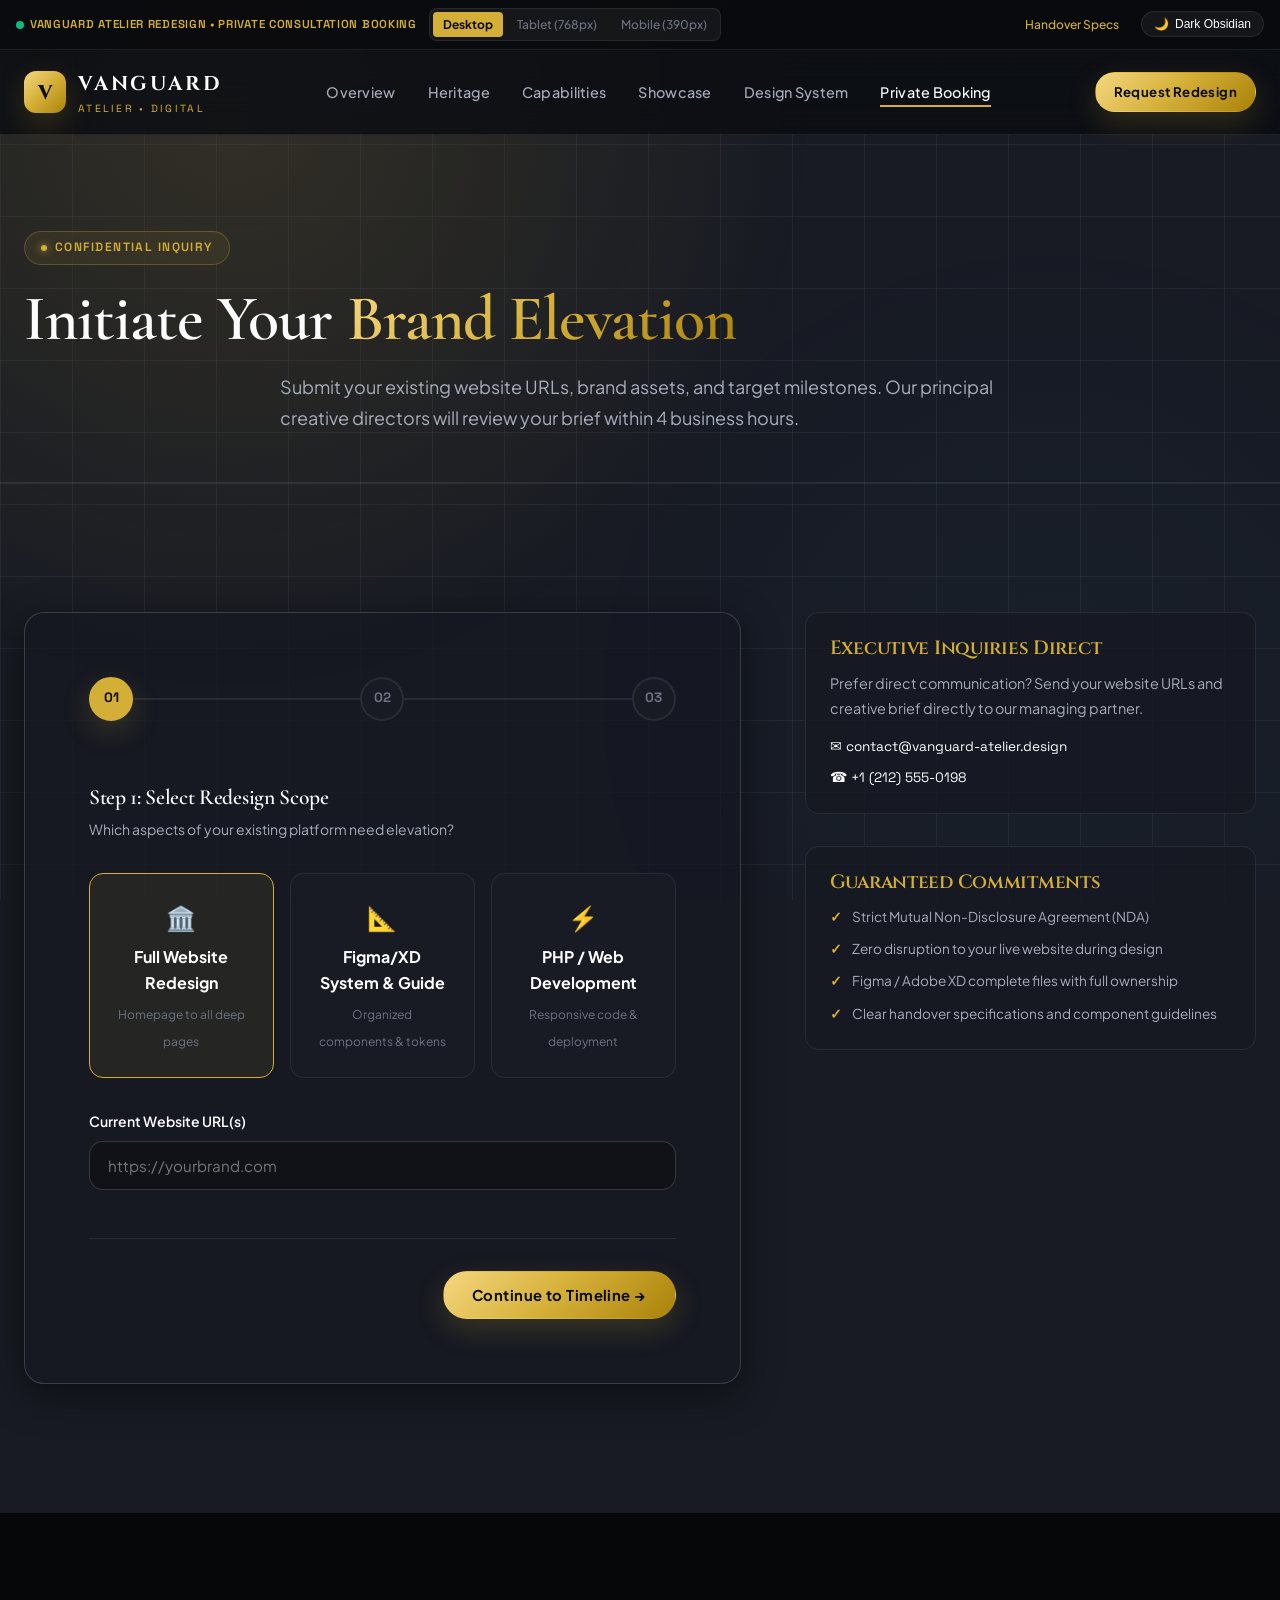
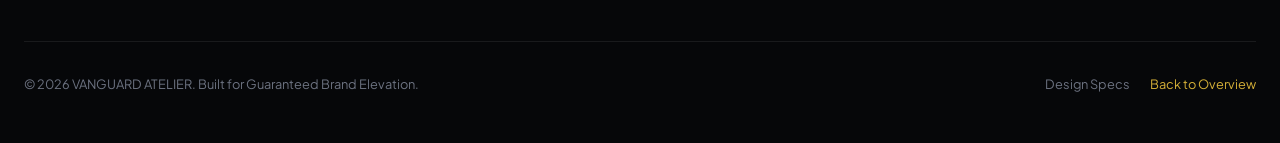
<file: contact.html>
<!DOCTYPE html>
<html lang="en" data-theme="dark">
<head>
  <meta charset="UTF-8">
  <meta name="viewport" content="width=device-width, initial-scale=1.0">
  <title>Private Consultation & Booking — VANGUARD ATELIER</title>
  <meta name="description" content="Initiate your bespoke website redesign consultation. Submit your existing website URLs and project requirements.">
  <link rel="stylesheet" href="css/style.css">
  <link rel="icon" href="data:image/svg+xml,<svg xmlns='http://www.w3.org/2000/svg' viewBox='0 0 100 100'><text y='.9em' font-size='90'>✨</text></svg>">
</head>
<body>

  <!-- Preview Simulator Bar -->
  <div class="preview-control-bar">
    <div class="preview-bar-left">
      <span class="preview-tag">
        <span style="display:inline-block; width:8px; height:8px; border-radius:50%; background:#10b981;"></span>
        Vanguard Atelier Redesign &bull; Private Consultation Booking
      </span>
      <div class="preview-viewports">
        <button class="viewport-btn active" data-viewport="desktop">Desktop</button>
        <button class="viewport-btn" data-viewport="tablet">Tablet (768px)</button>
        <button class="viewport-btn" data-viewport="mobile">Mobile (390px)</button>
      </div>
    </div>
    <div class="preview-bar-right">
      <a href="design-system.html" class="viewport-btn" style="color:var(--gold-primary); text-decoration:none;">Handover Specs</a>
      <button id="theme-toggle-btn" class="theme-toggle-btn"><span>🌙</span> Dark Obsidian</button>
    </div>
  </div>

  <div id="viewport-stage">
    <!-- Navigation -->
    <header class="site-nav">
      <div class="container container-wide">
        <div class="nav-wrapper">
          <a href="index.html" class="brand-logo">
            <div class="brand-emblem">V</div>
            <div class="brand-text-block">
              <span class="brand-name">Vanguard</span>
              <span class="brand-sub">Atelier &bull; Digital</span>
            </div>
          </a>
          <nav>
            <ul class="nav-links">
              <li class="nav-item"><a href="index.html">Overview</a></li>
              <li class="nav-item"><a href="about.html">Heritage</a></li>
              <li class="nav-item"><a href="services.html">Capabilities</a></li>
              <li class="nav-item"><a href="portfolio.html">Showcase</a></li>
              <li class="nav-item"><a href="design-system.html">Design System</a></li>
              <li class="nav-item active"><a href="contact.html">Private Booking</a></li>
            </ul>
          </nav>
          <div class="nav-actions">
            <a href="contact.html" class="btn btn-primary btn-sm">Request Redesign</a>
            <button id="nav-hamburger-btn" class="nav-hamburger">☰</button>
          </div>
        </div>
      </div>
    </header>

    <!-- Mobile Drawer Overlay -->
    <div class="mobile-menu-overlay"></div>
    <aside class="mobile-menu-drawer">
      <div>
        <div class="mobile-drawer-header">
          <div class="brand-logo">
            <div class="brand-emblem">V</div>
            <div class="brand-text-block">
              <span class="brand-name">Vanguard</span>
              <span class="brand-sub">Atelier &bull; Digital</span>
            </div>
          </div>
          <button id="mobile-drawer-close" class="mobile-close-btn">&times;</button>
        </div>
        <ul class="mobile-nav-links">
          <li><a href="index.html">Overview</a></li>
          <li><a href="about.html">Heritage</a></li>
          <li><a href="services.html">Capabilities</a></li>
          <li><a href="portfolio.html">Showcase</a></li>
          <li><a href="design-system.html">Design System</a></li>
          <li><a href="contact.html">Private Booking</a></li>
        </ul>
      </div>
      <div>
        <a href="contact.html" class="btn btn-primary" style="width:100%; text-align:center;">Book Consultation</a>
      </div>
    </aside>

    <!-- Page Header -->
    <section style="padding: var(--space-4xl) 0 var(--space-2xl) 0; border-bottom: 1px solid var(--border-subtle); background: var(--bg-surface);">
      <div class="container text-center">
        <div class="badge-pill">Confidential Inquiry</div>
        <h1 style="font-size: clamp(2.4rem, 5vw, 4rem); margin-bottom: 16px;">
          Initiate Your <span class="text-gold">Brand Elevation</span>
        </h1>
        <p class="section-desc" style="max-width: 720px; margin: 0 auto;">
          Submit your existing website URLs, brand assets, and target milestones. Our principal creative directors will review your brief within 4 business hours.
        </p>
      </div>
    </section>

    <!-- Consultation Wizard & Contact Grid -->
    <section class="consultation-section">
      <div class="container">
        <div style="display: grid; grid-template-columns: 1.35fr 0.85fr; gap: var(--space-3xl); align-items: start;">
          
          <!-- Interactive Wizard -->
          <div class="booking-wizard-card">
            <div class="wizard-steps-indicator">
              <div class="step-node active" data-step="1">01</div>
              <div class="step-node" data-step="2">02</div>
              <div class="step-node" data-step="3">03</div>
            </div>

            <form id="consultation-form">
              <!-- Step 1 -->
              <div id="step-pane-1" class="wizard-step-pane active">
                <h3 style="font-size: 1.35rem; margin-bottom: 8px;">Step 1: Select Redesign Scope</h3>
                <p class="text-secondary" style="font-size: 0.875rem; margin-bottom: var(--space-xl);">
                  Which aspects of your existing platform need elevation?
                </p>

                <div class="radio-cards-grid" style="margin-bottom: var(--space-xl);">
                  <div class="radio-card selected" data-value="full-redesign">
                    <div style="font-size: 1.5rem; margin-bottom: 6px;">🏛️</div>
                    <strong style="display:block; margin-bottom:4px;">Full Website Redesign</strong>
                    <span style="font-size: 0.75rem; color:var(--text-muted);">Homepage to all deep pages</span>
                  </div>
                  <div class="radio-card" data-value="design-system">
                    <div style="font-size: 1.5rem; margin-bottom: 6px;">📐</div>
                    <strong style="display:block; margin-bottom:4px;">Figma/XD System & Guide</strong>
                    <span style="font-size: 0.75rem; color:var(--text-muted);">Organized components & tokens</span>
                  </div>
                  <div class="radio-card" data-value="php-html">
                    <div style="font-size: 1.5rem; margin-bottom: 6px;">⚡</div>
                    <strong style="display:block; margin-bottom:4px;">PHP / Web Development</strong>
                    <span style="font-size: 0.75rem; color:var(--text-muted);">Responsive code & deployment</span>
                  </div>
                </div>

                <div class="form-group">
                  <label class="form-label" for="existing-url">Current Website URL(s)</label>
                  <input type="url" id="existing-url" class="form-control" placeholder="https://yourbrand.com" required>
                </div>

                <div class="wizard-nav-buttons" style="justify-content: flex-end;">
                  <button type="button" class="btn btn-primary btn-wizard-next">Continue to Timeline &rarr;</button>
                </div>
              </div>

              <!-- Step 2 -->
              <div id="step-pane-2" class="wizard-step-pane">
                <h3 style="font-size: 1.35rem; margin-bottom: 8px;">Step 2: Investment & Target Launch</h3>
                <p class="text-secondary" style="font-size: 0.875rem; margin-bottom: var(--space-xl);">
                  Help us align with your operational milestones.
                </p>

                <div class="form-group">
                  <label class="form-label">Estimated Project Investment</label>
                  <div class="radio-cards-grid">
                    <div class="radio-card selected">
                      <strong>$3,500 - $7,500</strong>
                      <div style="font-size:0.75rem; color:var(--text-muted);">Curated Refresh</div>
                    </div>
                    <div class="radio-card">
                      <strong>$7,500 - $18,000</strong>
                      <div style="font-size:0.75rem; color:var(--text-muted);">Flagship Overhaul</div>
                    </div>
                    <div class="radio-card">
                      <strong>$18,000+</strong>
                      <div style="font-size:0.75rem; color:var(--text-muted);">Enterprise Atelier</div>
                    </div>
                  </div>
                </div>

                <div class="form-group">
                  <label class="form-label" for="target-timeline">Desired Completion Date</label>
                  <select id="target-timeline" class="form-control">
                    <option>Immediate (Within 2 - 3 Weeks)</option>
                    <option selected>Standard (Within 4 - 6 Weeks)</option>
                    <option>Flexible / Quality-First</option>
                  </select>
                </div>

                <div class="wizard-nav-buttons">
                  <button type="button" class="btn btn-secondary btn-wizard-prev">&larr; Back</button>
                  <button type="button" class="btn btn-primary btn-wizard-next">Continue to Details &rarr;</button>
                </div>
              </div>

              <!-- Step 3 -->
              <div id="step-pane-3" class="wizard-step-pane">
                <h3 style="font-size: 1.35rem; margin-bottom: 8px;">Step 3: Executive Details & Vision</h3>
                <p class="text-secondary" style="font-size: 0.875rem; margin-bottom: var(--space-xl);">
                  We treat every consultation under strict non-disclosure.
                </p>

                <div style="display:grid; grid-template-columns: 1fr 1fr; gap: var(--space-md); margin-bottom: var(--space-md);">
                  <div>
                    <label class="form-label" for="client-name">Your Full Name</label>
                    <input type="text" id="client-name" class="form-control" placeholder="e.g. Julian Vance" required>
                  </div>
                  <div>
                    <label class="form-label" for="client-email">Executive Email</label>
                    <input type="email" id="client-email" class="form-control" placeholder="julian@enterprise.com" required>
                  </div>
                </div>

                <div class="form-group">
                  <label class="form-label" for="project-vision">Key Pain Points with Current Website</label>
                  <textarea id="project-vision" class="form-control" rows="4" placeholder="Mention any specific pages, aesthetic preferences, typography ideas, or existing assets to retain..." required></textarea>
                </div>

                <div class="wizard-nav-buttons">
                  <button type="button" class="btn btn-secondary btn-wizard-prev">&larr; Back</button>
                  <button type="submit" class="btn btn-primary">Transmit Brief & Book Consultation ✦</button>
                </div>
              </div>
            </form>
          </div>

          <!-- Studio Coordinates & Guarantees -->
          <div>
            <div class="feature-box" style="margin-bottom: var(--space-xl); background: var(--bg-card);">
              <h3 style="font-family:var(--font-display); font-size:1.2rem; margin-bottom:12px; color:var(--gold-primary);">
                Executive Inquiries Direct
              </h3>
              <p style="font-size:0.9rem; color:var(--text-secondary); line-height:1.7; margin-bottom:16px;">
                Prefer direct communication? Send your website URLs and creative brief directly to our managing partner.
              </p>
              <div style="font-family:var(--font-mono); font-size:0.85rem; color:var(--text-primary); margin-bottom:8px;">
                ✉ contact@vanguard-atelier.design
              </div>
              <div style="font-family:var(--font-mono); font-size:0.85rem; color:var(--text-primary);">
                ☎ +1 (212) 555-0198
              </div>
            </div>

            <div class="feature-box" style="background: var(--bg-card);">
              <h3 style="font-family:var(--font-display); font-size:1.2rem; margin-bottom:12px; color:var(--gold-primary);">
                Guaranteed Commitments
              </h3>
              <ul class="service-deliverables" style="margin-bottom:0;">
                <li>Strict Mutual Non-Disclosure Agreement (NDA)</li>
                <li>Zero disruption to your live website during design</li>
                <li>Figma / Adobe XD complete files with full ownership</li>
                <li>Clear handover specifications and component guidelines</li>
              </ul>
            </div>
          </div>

        </div>
      </div>
    </section>

    <!-- Footer -->
    <footer class="site-footer">
      <div class="container">
        <div class="footer-bottom-bar">
          <div>&copy; 2026 VANGUARD ATELIER. Built for Guaranteed Brand Elevation.</div>
          <div style="display:flex; gap:20px;">
            <a href="design-system.html" style="color:var(--text-muted); text-decoration:none;">Design Specs</a>
            <a href="index.html" style="color:var(--gold-primary); text-decoration:none;">Back to Overview</a>
          </div>
        </div>
      </div>
    </footer>
  </div>

  <script src="js/main.js"></script>
</body>
</html>
</file>
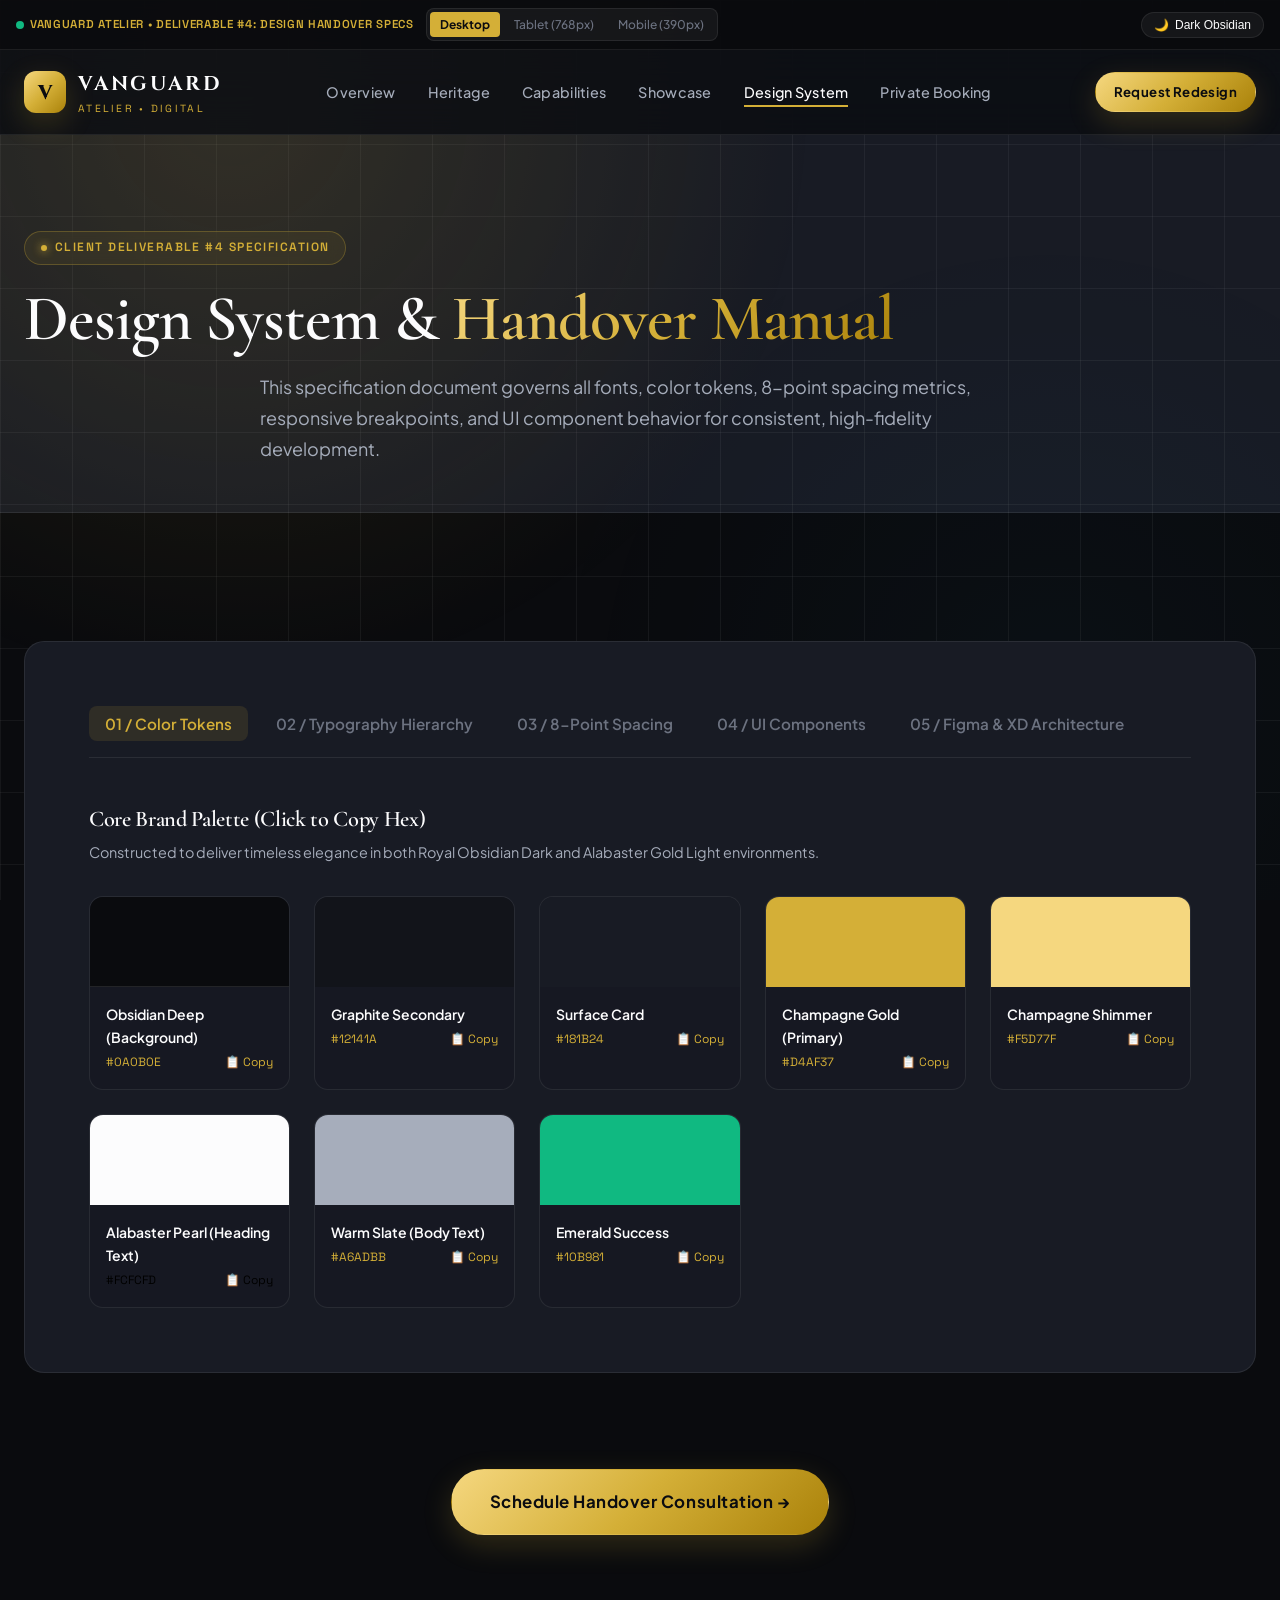
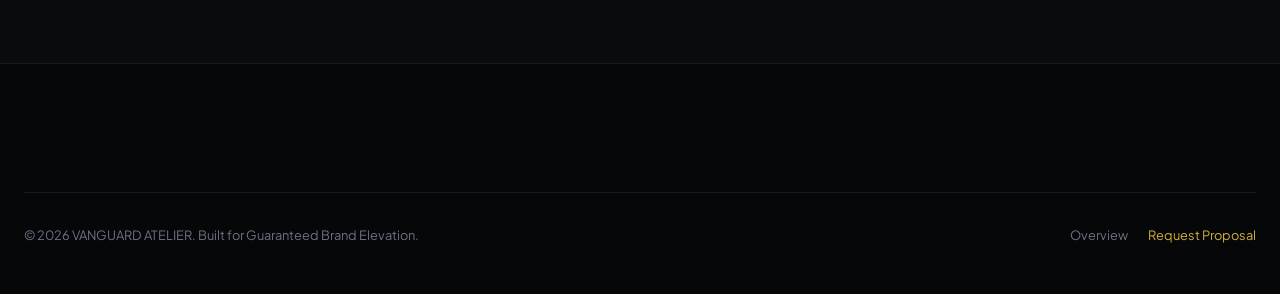
<file: design-system.html>
<!DOCTYPE html>
<html lang="en" data-theme="dark">
<head>
  <meta charset="UTF-8">
  <meta name="viewport" content="width=device-width, initial-scale=1.0">
  <title>Design System & Handover Specification — VANGUARD ATELIER</title>
  <meta name="description" content="Official design handover manual covering typography hierarchy, color tokens, 8-point spacing, and reusable UI components.">
  <link rel="stylesheet" href="css/style.css">
  <link rel="icon" href="data:image/svg+xml,<svg xmlns='http://www.w3.org/2000/svg' viewBox='0 0 100 100'><text y='.9em' font-size='90'>✨</text></svg>">
</head>
<body>

  <!-- Preview Simulator Bar -->
  <div class="preview-control-bar">
    <div class="preview-bar-left">
      <span class="preview-tag">
        <span style="display:inline-block; width:8px; height:8px; border-radius:50%; background:#10b981;"></span>
        Vanguard Atelier &bull; Deliverable #4: Design Handover Specs
      </span>
      <div class="preview-viewports">
        <button class="viewport-btn active" data-viewport="desktop">Desktop</button>
        <button class="viewport-btn" data-viewport="tablet">Tablet (768px)</button>
        <button class="viewport-btn" data-viewport="mobile">Mobile (390px)</button>
      </div>
    </div>
    <div class="preview-bar-right">
      <button id="theme-toggle-btn" class="theme-toggle-btn"><span>🌙</span> Dark Obsidian</button>
    </div>
  </div>

  <div id="viewport-stage">
    <!-- Navigation -->
    <header class="site-nav">
      <div class="container container-wide">
        <div class="nav-wrapper">
          <a href="index.html" class="brand-logo">
            <div class="brand-emblem">V</div>
            <div class="brand-text-block">
              <span class="brand-name">Vanguard</span>
              <span class="brand-sub">Atelier &bull; Digital</span>
            </div>
          </a>
          <nav>
            <ul class="nav-links">
              <li class="nav-item"><a href="index.html">Overview</a></li>
              <li class="nav-item"><a href="about.html">Heritage</a></li>
              <li class="nav-item"><a href="services.html">Capabilities</a></li>
              <li class="nav-item"><a href="portfolio.html">Showcase</a></li>
              <li class="nav-item active"><a href="design-system.html">Design System</a></li>
              <li class="nav-item"><a href="contact.html">Private Booking</a></li>
            </ul>
          </nav>
          <div class="nav-actions">
            <a href="contact.html" class="btn btn-primary btn-sm">Request Redesign</a>
            <button id="nav-hamburger-btn" class="nav-hamburger">☰</button>
          </div>
        </div>
      </div>
    </header>

    <!-- Mobile Drawer Overlay -->
    <div class="mobile-menu-overlay"></div>
    <aside class="mobile-menu-drawer">
      <div>
        <div class="mobile-drawer-header">
          <div class="brand-logo">
            <div class="brand-emblem">V</div>
            <div class="brand-text-block">
              <span class="brand-name">Vanguard</span>
              <span class="brand-sub">Atelier &bull; Digital</span>
            </div>
          </div>
          <button id="mobile-drawer-close" class="mobile-close-btn">&times;</button>
        </div>
        <ul class="mobile-nav-links">
          <li><a href="index.html">Overview</a></li>
          <li><a href="about.html">Heritage</a></li>
          <li><a href="services.html">Capabilities</a></li>
          <li><a href="portfolio.html">Showcase</a></li>
          <li><a href="design-system.html">Design System</a></li>
          <li><a href="contact.html">Private Booking</a></li>
        </ul>
      </div>
      <div>
        <a href="contact.html" class="btn btn-primary" style="width:100%; text-align:center;">Book Consultation</a>
      </div>
    </aside>

    <!-- Page Header -->
    <section style="padding: var(--space-4xl) 0 var(--space-2xl) 0; border-bottom: 1px solid var(--border-subtle); background: var(--bg-surface);">
      <div class="container text-center">
        <div class="badge-pill">Client Deliverable #4 Specification</div>
        <h1 style="font-size: clamp(2.4rem, 5vw, 4rem); margin-bottom: 16px;">
          Design System & <span class="text-gold">Handover Manual</span>
        </h1>
        <p class="section-desc" style="max-width: 760px; margin: 0 auto;">
          This specification document governs all fonts, color tokens, 8-point spacing metrics, responsive breakpoints, and UI component behavior for consistent, high-fidelity development.
        </p>
      </div>
    </section>

    <!-- Handover System Core -->
    <section class="handover-section">
      <div class="container">
        <div class="handover-card">
          <!-- Tabs Navigation -->
          <div class="handover-tabs">
            <button class="handover-tab-btn active" data-target="tab-colors">01 / Color Tokens</button>
            <button class="handover-tab-btn" data-target="tab-typography">02 / Typography Hierarchy</button>
            <button class="handover-tab-btn" data-target="tab-spacing">03 / 8-Point Spacing</button>
            <button class="handover-tab-btn" data-target="tab-components">04 / UI Components</button>
            <button class="handover-tab-btn" data-target="tab-figma">05 / Figma & XD Architecture</button>
          </div>

          <!-- Tab 1: Colors -->
          <div id="tab-colors" class="handover-tab-pane active">
            <h3 style="font-size:1.4rem; margin-bottom:8px;">Core Brand Palette (Click to Copy Hex)</h3>
            <p style="margin-bottom: var(--space-xl); font-size: 0.9rem; color: var(--text-secondary);">
              Constructed to deliver timeless elegance in both Royal Obsidian Dark and Alabaster Gold Light environments.
            </p>
            <div class="color-swatch-grid">
              <div class="color-swatch-card" data-hex="#0A0B0E">
                <div class="swatch-color-box" style="background: #0A0B0E; border-bottom: 1px solid rgba(255,255,255,0.1);"></div>
                <div class="swatch-meta">
                  <div class="swatch-name">Obsidian Deep (Background)</div>
                  <div class="swatch-hex"><span>#0A0B0E</span> <span>📋 Copy</span></div>
                </div>
              </div>

              <div class="color-swatch-card" data-hex="#12141A">
                <div class="swatch-color-box" style="background: #12141A;"></div>
                <div class="swatch-meta">
                  <div class="swatch-name">Graphite Secondary</div>
                  <div class="swatch-hex"><span>#12141A</span> <span>📋 Copy</span></div>
                </div>
              </div>

              <div class="color-swatch-card" data-hex="#181B24">
                <div class="swatch-color-box" style="background: #181B24;"></div>
                <div class="swatch-meta">
                  <div class="swatch-name">Surface Card</div>
                  <div class="swatch-hex"><span>#181B24</span> <span>📋 Copy</span></div>
                </div>
              </div>

              <div class="color-swatch-card" data-hex="#D4AF37">
                <div class="swatch-color-box" style="background: #D4AF37;"></div>
                <div class="swatch-meta">
                  <div class="swatch-name">Champagne Gold (Primary)</div>
                  <div class="swatch-hex"><span>#D4AF37</span> <span>📋 Copy</span></div>
                </div>
              </div>

              <div class="color-swatch-card" data-hex="#F5D77F">
                <div class="swatch-color-box" style="background: #F5D77F;"></div>
                <div class="swatch-meta">
                  <div class="swatch-name">Champagne Shimmer</div>
                  <div class="swatch-hex"><span>#F5D77F</span> <span>📋 Copy</span></div>
                </div>
              </div>

              <div class="color-swatch-card" data-hex="#FCFCFD">
                <div class="swatch-color-box" style="background: #FCFCFD;"></div>
                <div class="swatch-meta">
                  <div class="swatch-name">Alabaster Pearl (Heading Text)</div>
                  <div class="swatch-hex" style="color:#000;"><span>#FCFCFD</span> <span>📋 Copy</span></div>
                </div>
              </div>

              <div class="color-swatch-card" data-hex="#A6ADBB">
                <div class="swatch-color-box" style="background: #A6ADBB;"></div>
                <div class="swatch-meta">
                  <div class="swatch-name">Warm Slate (Body Text)</div>
                  <div class="swatch-hex"><span>#A6ADBB</span> <span>📋 Copy</span></div>
                </div>
              </div>

              <div class="color-swatch-card" data-hex="#10B981">
                <div class="swatch-color-box" style="background: #10B981;"></div>
                <div class="swatch-meta">
                  <div class="swatch-name">Emerald Success</div>
                  <div class="swatch-hex"><span>#10B981</span> <span>📋 Copy</span></div>
                </div>
              </div>
            </div>
          </div>

          <!-- Tab 2: Typography Scale -->
          <div id="tab-typography" class="handover-tab-pane">
            <h3 style="font-size:1.4rem; margin-bottom:8px;">Harmonic Typographic Scale</h3>
            <p style="margin-bottom: var(--space-xl); font-size: 0.9rem; color: var(--text-secondary);">
              Curated font pairings balancing classical editorial beauty with contemporary legibility across all screen densities.
            </p>
            <table class="type-specimen-table">
              <thead>
                <tr>
                  <th>Role / Style</th>
                  <th>Font Family</th>
                  <th>Size / Line Height</th>
                  <th>Tracking</th>
                  <th>Sample</th>
                </tr>
              </thead>
              <tbody>
                <tr>
                  <td><strong>Display 01 (Hero Title)</strong></td>
                  <td>Cinzel / Cormorant</td>
                  <td>48px - 72px / 1.1</td>
                  <td>-0.025em</td>
                  <td><span style="font-family:var(--font-serif); font-size:1.8rem;">Modern Digital Elegance</span></td>
                </tr>
                <tr>
                  <td><strong>Heading 02 (Section Title)</strong></td>
                  <td>Cormorant Garamond</td>
                  <td>36px - 44px / 1.2</td>
                  <td>-0.02em</td>
                  <td><span style="font-family:var(--font-serif); font-size:1.4rem;">Architectural Spacing</span></td>
                </tr>
                <tr>
                  <td><strong>Heading 03 (Card Title)</strong></td>
                  <td>Cinzel / Serif</td>
                  <td>22px - 26px / 1.3</td>
                  <td>-0.015em</td>
                  <td><span style="font-family:var(--font-display); font-size:1.15rem;">Bespoke Deliverables</span></td>
                </tr>
                <tr>
                  <td><strong>Body Primary</strong></td>
                  <td>Plus Jakarta Sans</td>
                  <td>16px / 1.7</td>
                  <td>0</td>
                  <td><span style="font-family:var(--font-sans); color:var(--text-secondary);">Every component communicates high-end brand value.</span></td>
                </tr>
                <tr>
                  <td><strong>Monospace / Meta Badges</strong></td>
                  <td>Space Grotesk</td>
                  <td>12px / 1.4</td>
                  <td>+0.12em (Uppercase)</td>
                  <td><span style="font-family:var(--font-mono); color:var(--gold-primary);">FIGMA.TOKEN.2026</span></td>
                </tr>
              </tbody>
            </table>
          </div>

          <!-- Tab 3: Spacing Scale -->
          <div id="tab-spacing" class="handover-tab-pane">
            <h3 style="font-size:1.4rem; margin-bottom:8px;">8-Point Mathematical Grid System</h3>
            <p style="margin-bottom: var(--space-xl); font-size: 0.9rem; color: var(--text-secondary);">
              All margins, paddings, and line heights are multiples of 8px (with 4px for fine sub-grid alignments) ensuring rhythm and visual calm.
            </p>
            <div class="spacing-scale-visualizer">
              <div class="spacing-row">
                <div class="spacing-label">--space-2xs (4px)</div>
                <div class="spacing-bar" style="width: 4px;"></div>
                <span style="font-size:0.75rem; color:var(--text-muted);">Micro spacing, pill tags, badges</span>
              </div>
              <div class="spacing-row">
                <div class="spacing-label">--space-xs (8px)</div>
                <div class="spacing-bar" style="width: 8px;"></div>
                <span style="font-size:0.75rem; color:var(--text-muted);">Base unit, icon gaps, subtle borders</span>
              </div>
              <div class="spacing-row">
                <div class="spacing-label">--space-md (16px)</div>
                <div class="spacing-bar" style="width: 16px;"></div>
                <span style="font-size:0.75rem; color:var(--text-muted);">Form controls, default input padding</span>
              </div>
              <div class="spacing-row">
                <div class="spacing-label">--space-lg (24px)</div>
                <div class="spacing-bar" style="width: 24px;"></div>
                <span style="font-size:0.75rem; color:var(--text-muted);">Card inner margins, button heights</span>
              </div>
              <div class="spacing-row">
                <div class="spacing-label">--space-xl (32px)</div>
                <div class="spacing-bar" style="width: 32px;"></div>
                <span style="font-size:0.75rem; color:var(--text-muted);">Grid gaps, block separation</span>
              </div>
              <div class="spacing-row">
                <div class="spacing-label">--space-2xl (48px)</div>
                <div class="spacing-bar" style="width: 48px;"></div>
                <span style="font-size:0.75rem; color:var(--text-muted);">Section inner spacing</span>
              </div>
              <div class="spacing-row">
                <div class="spacing-label">--space-4xl (96px)</div>
                <div class="spacing-bar" style="width: 96px;"></div>
                <span style="font-size:0.75rem; color:var(--text-muted);">Hero and section vertical rhythm</span>
              </div>
            </div>
          </div>

          <!-- Tab 4: UI Components -->
          <div id="tab-components" class="handover-tab-pane">
            <h3 style="font-size:1.4rem; margin-bottom:8px;">Reusable UI Components & Interactive States</h3>
            <p style="margin-bottom: var(--space-xl); font-size: 0.9rem; color: var(--text-secondary);">
              Production-ready atomic elements including hover micro-interactions, focus rings, and active states.
            </p>

            <div style="display:flex; flex-direction:column; gap: var(--space-2xl);">
              <!-- Buttons -->
              <div>
                <h4 style="font-size:1rem; margin-bottom:12px; color:var(--gold-primary);">Button Hierarchy</h4>
                <div style="display:flex; gap:16px; flex-wrap:wrap; align-items:center;">
                  <button class="btn btn-primary">Primary Gold Button</button>
                  <button class="btn btn-secondary">Secondary Glass Button</button>
                  <button class="btn btn-outline">Outline Gold Button</button>
                  <button class="btn btn-primary btn-sm">Small Button</button>
                </div>
              </div>

              <!-- Form Inputs -->
              <div>
                <h4 style="font-size:1rem; margin-bottom:12px; color:var(--gold-primary);">Form Controls</h4>
                <div style="display:grid; grid-template-columns: 1fr 1fr; gap:16px;">
                  <div>
                    <label class="form-label">Default State</label>
                    <input type="text" class="form-control" placeholder="Placeholder text...">
                  </div>
                  <div>
                    <label class="form-label">Active / Focused State</label>
                    <input type="text" class="form-control" value="Subtle gold glow on focus" style="border-color:var(--gold-primary); box-shadow:0 0 0 3px var(--gold-glow);">
                  </div>
                </div>
              </div>

              <!-- Badges & Chips -->
              <div>
                <h4 style="font-size:1rem; margin-bottom:12px; color:var(--gold-primary);">Editorial Badges</h4>
                <div style="display:flex; gap:12px; flex-wrap:wrap;">
                  <span class="badge-pill">Bespoke Architecture</span>
                  <span class="badge-pill" style="border-color:var(--success); color:var(--success);">Verified Impact</span>
                  <span class="badge-pill" style="border-color:var(--accent-cyan); color:var(--accent-cyan);">Responsive 60fps</span>
                </div>
              </div>
            </div>
          </div>

          <!-- Tab 5: Figma & Adobe XD Structure -->
          <div id="tab-figma" class="handover-tab-pane">
            <h3 style="font-size:1.4rem; margin-bottom:8px;">Organized Figma / Adobe XD Structure</h3>
            <p style="margin-bottom: var(--space-xl); font-size: 0.9rem; color: var(--text-secondary);">
              Clear layer naming conventions, auto-layout constraints, and standardized component naming.
            </p>

            <div style="background:var(--bg-card); border:1px solid var(--border-subtle); border-radius:var(--radius-md); padding:var(--space-xl); font-family:var(--font-mono); font-size:0.85rem; line-height:1.9;">
              <span style="color:var(--gold-primary);">📦 [PROJECT] Vanguard Atelier - Premium Redesign</span><br>
              &nbsp;&nbsp;├── 📄 01. Cover & Overview (Design brief, scope, device manifests)<br>
              &nbsp;&nbsp;├── 🎨 02. Foundations (Tokens: Colors, Typography, 8pt Grid, Shadows, Icons)<br>
              &nbsp;&nbsp;├── 🧩 03. Components (Buttons, Navigation, Cards, Modals, Forms with Variants)<br>
              &nbsp;&nbsp;├── 🖥️ 04. Desktop Layouts (1440px Artboards: Home, About, Services, Portfolio, Contact)<br>
              &nbsp;&nbsp;├── 📱 05. Mobile & Tablet (390px & 768px Artboards with Touch targets & drawers)<br>
              &nbsp;&nbsp;└── 🚀 06. Developer Handover (Export assets, CSS variables, Redline specs)
            </div>
          </div>

        </div>

        <div style="text-align: center; margin-top: var(--space-4xl);">
          <a href="contact.html" class="btn btn-primary btn-lg">Schedule Handover Consultation &rarr;</a>
        </div>
      </div>
    </section>

    <!-- Footer -->
    <footer class="site-footer">
      <div class="container">
        <div class="footer-bottom-bar">
          <div>&copy; 2026 VANGUARD ATELIER. Built for Guaranteed Brand Elevation.</div>
          <div style="display:flex; gap:20px;">
            <a href="index.html" style="color:var(--text-muted); text-decoration:none;">Overview</a>
            <a href="contact.html" style="color:var(--gold-primary); text-decoration:none;">Request Proposal</a>
          </div>
        </div>
      </div>
    </footer>
  </div>

  <script src="js/main.js"></script>
</body>
</html>
</file>
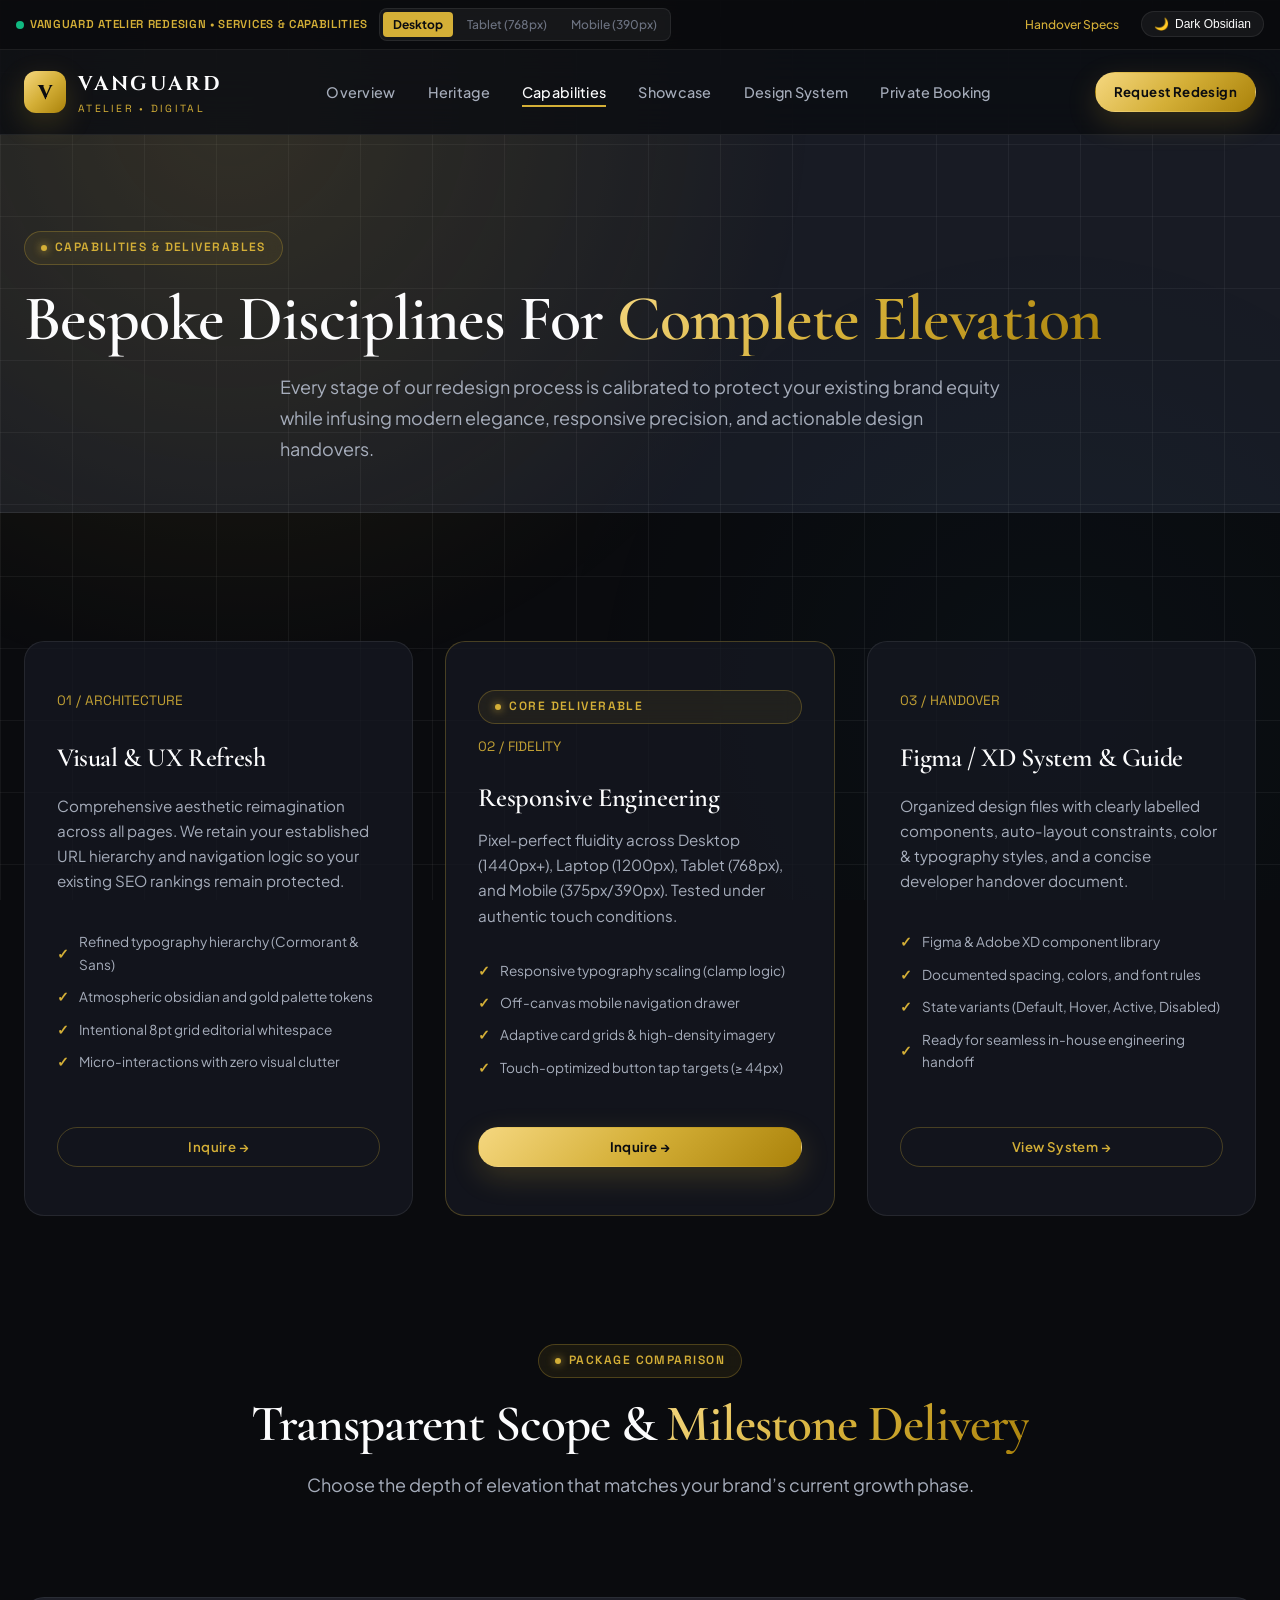
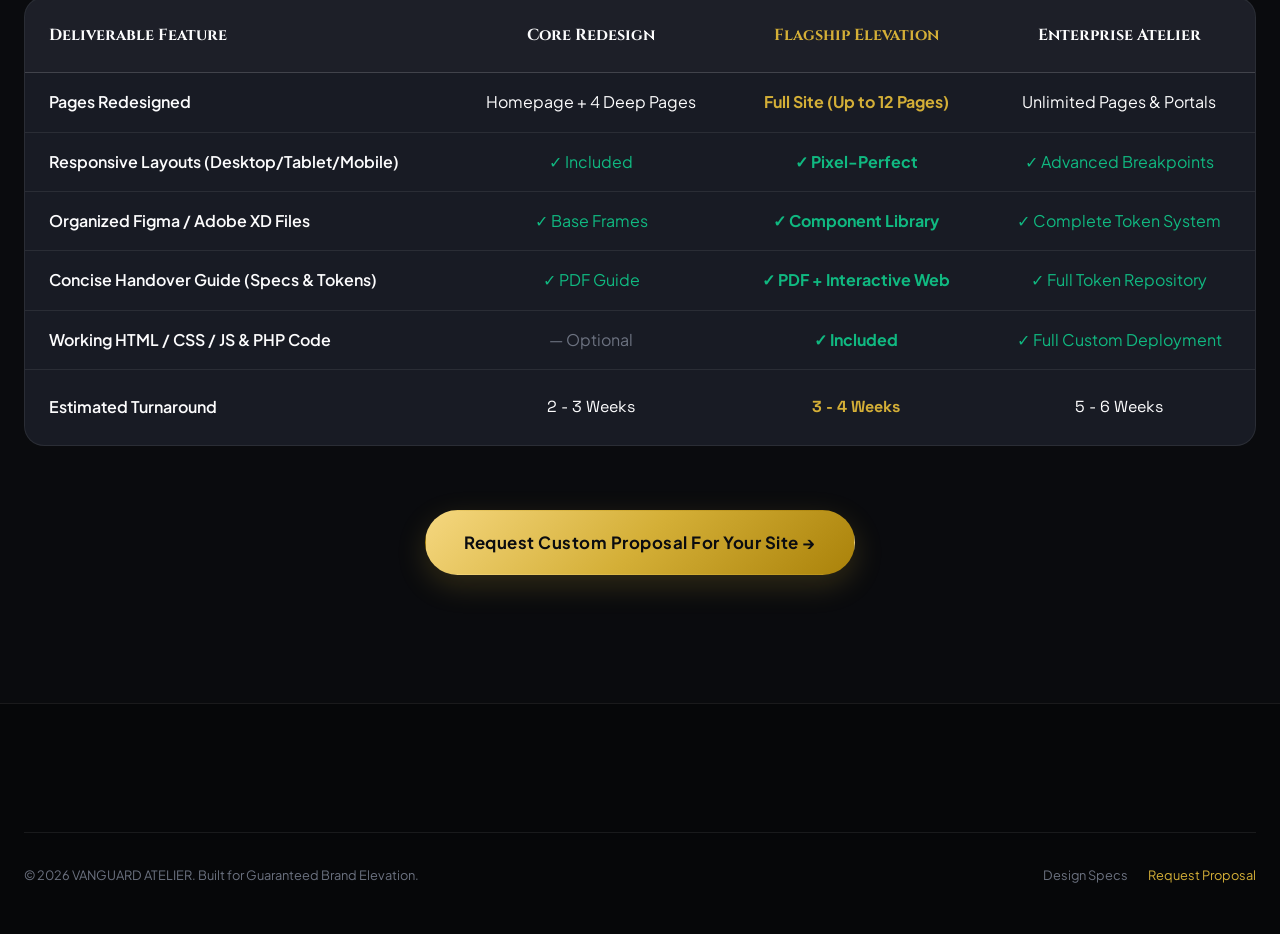
<file: services.html>
<!DOCTYPE html>
<html lang="en" data-theme="dark">
<head>
  <meta charset="UTF-8">
  <meta name="viewport" content="width=device-width, initial-scale=1.0">
  <title>Capabilities & Services — VANGUARD ATELIER</title>
  <meta name="description" content="Explore our bespoke web redesign capabilities: visual architecture, responsive engineering, design systems, and PHP development.">
  <link rel="stylesheet" href="css/style.css">
  <link rel="icon" href="data:image/svg+xml,<svg xmlns='http://www.w3.org/2000/svg' viewBox='0 0 100 100'><text y='.9em' font-size='90'>✨</text></svg>">
</head>
<body>

  <!-- Preview Simulator Bar -->
  <div class="preview-control-bar">
    <div class="preview-bar-left">
      <span class="preview-tag">
        <span style="display:inline-block; width:8px; height:8px; border-radius:50%; background:#10b981;"></span>
        Vanguard Atelier Redesign &bull; Services & Capabilities
      </span>
      <div class="preview-viewports">
        <button class="viewport-btn active" data-viewport="desktop">Desktop</button>
        <button class="viewport-btn" data-viewport="tablet">Tablet (768px)</button>
        <button class="viewport-btn" data-viewport="mobile">Mobile (390px)</button>
      </div>
    </div>
    <div class="preview-bar-right">
      <a href="design-system.html" class="viewport-btn" style="color:var(--gold-primary); text-decoration:none;">Handover Specs</a>
      <button id="theme-toggle-btn" class="theme-toggle-btn"><span>🌙</span> Dark Obsidian</button>
    </div>
  </div>

  <div id="viewport-stage">
    <!-- Navigation -->
    <header class="site-nav">
      <div class="container container-wide">
        <div class="nav-wrapper">
          <a href="index.html" class="brand-logo">
            <div class="brand-emblem">V</div>
            <div class="brand-text-block">
              <span class="brand-name">Vanguard</span>
              <span class="brand-sub">Atelier &bull; Digital</span>
            </div>
          </a>
          <nav>
            <ul class="nav-links">
              <li class="nav-item"><a href="index.html">Overview</a></li>
              <li class="nav-item"><a href="about.html">Heritage</a></li>
              <li class="nav-item active"><a href="services.html">Capabilities</a></li>
              <li class="nav-item"><a href="portfolio.html">Showcase</a></li>
              <li class="nav-item"><a href="design-system.html">Design System</a></li>
              <li class="nav-item"><a href="contact.html">Private Booking</a></li>
            </ul>
          </nav>
          <div class="nav-actions">
            <a href="contact.html" class="btn btn-primary btn-sm">Request Redesign</a>
            <button id="nav-hamburger-btn" class="nav-hamburger">☰</button>
          </div>
        </div>
      </div>
    </header>

    <!-- Mobile Drawer Overlay -->
    <div class="mobile-menu-overlay"></div>
    <aside class="mobile-menu-drawer">
      <div>
        <div class="mobile-drawer-header">
          <div class="brand-logo">
            <div class="brand-emblem">V</div>
            <div class="brand-text-block">
              <span class="brand-name">Vanguard</span>
              <span class="brand-sub">Atelier &bull; Digital</span>
            </div>
          </div>
          <button id="mobile-drawer-close" class="mobile-close-btn">&times;</button>
        </div>
        <ul class="mobile-nav-links">
          <li><a href="index.html">Overview</a></li>
          <li><a href="about.html">Heritage</a></li>
          <li><a href="services.html">Capabilities</a></li>
          <li><a href="portfolio.html">Showcase</a></li>
          <li><a href="design-system.html">Design System</a></li>
          <li><a href="contact.html">Private Booking</a></li>
        </ul>
      </div>
      <div>
        <a href="contact.html" class="btn btn-primary" style="width:100%; text-align:center;">Book Consultation</a>
      </div>
    </aside>

    <!-- Page Header -->
    <section style="padding: var(--space-4xl) 0 var(--space-2xl) 0; border-bottom: 1px solid var(--border-subtle); background: var(--bg-surface);">
      <div class="container text-center">
        <div class="badge-pill">Capabilities & Deliverables</div>
        <h1 style="font-size: clamp(2.4rem, 5vw, 4rem); margin-bottom: 16px;">
          Bespoke Disciplines For <span class="text-gold">Complete Elevation</span>
        </h1>
        <p class="section-desc" style="max-width: 720px; margin: 0 auto;">
          Every stage of our redesign process is calibrated to protect your existing brand equity while infusing modern elegance, responsive precision, and actionable design handovers.
        </p>
      </div>
    </section>

    <!-- Detailed Pillars -->
    <section style="padding: var(--space-5xl) 0;">
      <div class="container">
        <div class="services-grid" style="margin-bottom: var(--space-4xl);">
          <div class="service-card">
            <span class="service-number">01 / ARCHITECTURE</span>
            <h3 class="service-title">Visual & UX Refresh</h3>
            <p class="service-desc">
              Comprehensive aesthetic reimagination across all pages. We retain your established URL hierarchy and navigation logic so your existing SEO rankings remain protected.
            </p>
            <ul class="service-deliverables">
              <li>Refined typography hierarchy (Cormorant & Sans)</li>
              <li>Atmospheric obsidian and gold palette tokens</li>
              <li>Intentional 8pt grid editorial whitespace</li>
              <li>Micro-interactions with zero visual clutter</li>
            </ul>
            <a href="contact.html" class="btn btn-outline btn-sm">Inquire &rarr;</a>
          </div>

          <div class="service-card" style="border-color: var(--gold-border);">
            <div class="badge-pill" style="margin-bottom:12px;">Core Deliverable</div>
            <span class="service-number">02 / FIDELITY</span>
            <h3 class="service-title">Responsive Engineering</h3>
            <p class="service-desc">
              Pixel-perfect fluidity across Desktop (1440px+), Laptop (1200px), Tablet (768px), and Mobile (375px/390px). Tested under authentic touch conditions.
            </p>
            <ul class="service-deliverables">
              <li>Responsive typography scaling (clamp logic)</li>
              <li>Off-canvas mobile navigation drawer</li>
              <li>Adaptive card grids & high-density imagery</li>
              <li>Touch-optimized button tap targets (&ge; 44px)</li>
            </ul>
            <a href="contact.html" class="btn btn-primary btn-sm">Inquire &rarr;</a>
          </div>

          <div class="service-card">
            <span class="service-number">03 / HANDOVER</span>
            <h3 class="service-title">Figma / XD System & Guide</h3>
            <p class="service-desc">
              Organized design files with clearly labelled components, auto-layout constraints, color & typography styles, and a concise developer handover document.
            </p>
            <ul class="service-deliverables">
              <li>Figma & Adobe XD component library</li>
              <li>Documented spacing, colors, and font rules</li>
              <li>State variants (Default, Hover, Active, Disabled)</li>
              <li>Ready for seamless in-house engineering handoff</li>
            </ul>
            <a href="design-system.html" class="btn btn-outline btn-sm">View System &rarr;</a>
          </div>
        </div>

        <!-- Comprehensive Deliverables Comparison Table -->
        <div class="section-header" style="margin-top: var(--space-5xl);">
          <div class="badge-pill">Package Comparison</div>
          <h2 class="section-title">Transparent Scope & <span class="text-gold">Milestone Delivery</span></h2>
          <p class="section-desc">Choose the depth of elevation that matches your brand’s current growth phase.</p>
        </div>

        <div style="background:var(--bg-surface); border:1px solid var(--border-subtle); border-radius:var(--radius-lg); overflow-x:auto;">
          <table style="width:100%; border-collapse:collapse; min-width:680px; text-align:left;">
            <thead>
              <tr style="border-bottom:1px solid var(--border-medium); background:rgba(255,255,255,0.02);">
                <th style="padding:var(--space-lg); font-family:var(--font-display);">Deliverable Feature</th>
                <th style="padding:var(--space-lg); font-family:var(--font-display); text-align:center;">Core Redesign</th>
                <th style="padding:var(--space-lg); font-family:var(--font-display); text-align:center; color:var(--gold-primary);">Flagship Elevation</th>
                <th style="padding:var(--space-lg); font-family:var(--font-display); text-align:center;">Enterprise Atelier</th>
              </tr>
            </thead>
            <tbody>
              <tr style="border-bottom:1px solid var(--border-subtle);">
                <td style="padding:var(--space-md) var(--space-lg); font-weight:600;">Pages Redesigned</td>
                <td style="padding:var(--space-md) var(--space-lg); text-align:center;">Homepage + 4 Deep Pages</td>
                <td style="padding:var(--space-md) var(--space-lg); text-align:center; color:var(--gold-primary); font-weight:700;">Full Site (Up to 12 Pages)</td>
                <td style="padding:var(--space-md) var(--space-lg); text-align:center;">Unlimited Pages & Portals</td>
              </tr>
              <tr style="border-bottom:1px solid var(--border-subtle);">
                <td style="padding:var(--space-md) var(--space-lg); font-weight:600;">Responsive Layouts (Desktop/Tablet/Mobile)</td>
                <td style="padding:var(--space-md) var(--space-lg); text-align:center; color:var(--success);">✓ Included</td>
                <td style="padding:var(--space-md) var(--space-lg); text-align:center; color:var(--success); font-weight:700;">✓ Pixel-Perfect</td>
                <td style="padding:var(--space-md) var(--space-lg); text-align:center; color:var(--success);">✓ Advanced Breakpoints</td>
              </tr>
              <tr style="border-bottom:1px solid var(--border-subtle);">
                <td style="padding:var(--space-md) var(--space-lg); font-weight:600;">Organized Figma / Adobe XD Files</td>
                <td style="padding:var(--space-md) var(--space-lg); text-align:center; color:var(--success);">✓ Base Frames</td>
                <td style="padding:var(--space-md) var(--space-lg); text-align:center; color:var(--success); font-weight:700;">✓ Component Library</td>
                <td style="padding:var(--space-md) var(--space-lg); text-align:center; color:var(--success);">✓ Complete Token System</td>
              </tr>
              <tr style="border-bottom:1px solid var(--border-subtle);">
                <td style="padding:var(--space-md) var(--space-lg); font-weight:600;">Concise Handover Guide (Specs & Tokens)</td>
                <td style="padding:var(--space-md) var(--space-lg); text-align:center; color:var(--success);">✓ PDF Guide</td>
                <td style="padding:var(--space-md) var(--space-lg); text-align:center; color:var(--success); font-weight:700;">✓ PDF + Interactive Web</td>
                <td style="padding:var(--space-md) var(--space-lg); text-align:center; color:var(--success);">✓ Full Token Repository</td>
              </tr>
              <tr style="border-bottom:1px solid var(--border-subtle);">
                <td style="padding:var(--space-md) var(--space-lg); font-weight:600;">Working HTML / CSS / JS & PHP Code</td>
                <td style="padding:var(--space-md) var(--space-lg); text-align:center; color:var(--text-muted);">&mdash; Optional</td>
                <td style="padding:var(--space-md) var(--space-lg); text-align:center; color:var(--success); font-weight:700;">✓ Included</td>
                <td style="padding:var(--space-md) var(--space-lg); text-align:center; color:var(--success);">✓ Full Custom Deployment</td>
              </tr>
              <tr>
                <td style="padding:var(--space-lg); font-weight:600;">Estimated Turnaround</td>
                <td style="padding:var(--space-lg); text-align:center; font-family:var(--font-mono);">2 - 3 Weeks</td>
                <td style="padding:var(--space-lg); text-align:center; font-family:var(--font-mono); color:var(--gold-primary); font-weight:700;">3 - 4 Weeks</td>
                <td style="padding:var(--space-lg); text-align:center; font-family:var(--font-mono);">5 - 6 Weeks</td>
              </tr>
            </tbody>
          </table>
        </div>

        <div style="text-align: center; margin-top: var(--space-3xl);">
          <a href="contact.html" class="btn btn-primary btn-lg">Request Custom Proposal For Your Site &rarr;</a>
        </div>
      </div>
    </section>

    <!-- Footer -->
    <footer class="site-footer">
      <div class="container">
        <div class="footer-bottom-bar">
          <div>&copy; 2026 VANGUARD ATELIER. Built for Guaranteed Brand Elevation.</div>
          <div style="display:flex; gap:20px;">
            <a href="design-system.html" style="color:var(--text-muted); text-decoration:none;">Design Specs</a>
            <a href="contact.html" style="color:var(--gold-primary); text-decoration:none;">Request Proposal</a>
          </div>
        </div>
      </div>
    </footer>
  </div>

  <script src="js/main.js"></script>
</body>
</html>
</file>
<file: css/style.css>
/* ==========================================================================
   ELEGANT PREMIUM REDESIGN - DESIGN SYSTEM & MASTER STYLESHEET
   Architected for High-End Luxury Brands, Modern Studios & Bespoke Enterprises
   ========================================================================== */

@import url('https://fonts.googleapis.com/css2?family=Cormorant+Garamond:ital,wght@0,400;0,500;0,600;0,700;1,400&family=Plus+Jakarta+Sans:wght@300;400;500;600;700;800&family=Cinzel:wght@500;600;700;800&family=Space+Grotesk:wght@400;500;600&display=swap');

/* --- Root Variables & Theme Tokens --- */
:root {
  /* Brand Luxury Palette - Dark Obsidian Mode (Default) */
  --bg-primary: #0a0b0e;
  --bg-secondary: #12141a;
  --bg-surface: #181b24;
  --bg-card: rgba(22, 25, 34, 0.75);
  --bg-card-hover: rgba(30, 34, 46, 0.9);
  --bg-glass: rgba(14, 16, 22, 0.82);
  --bg-input: #101217;

  /* Accent Gold / Champagne */
  --gold-primary: #d4af37;
  --gold-light: #f3e5ab;
  --gold-muted: #b8972e;
  --gold-glow: rgba(212, 175, 55, 0.22);
  --gold-gradient: linear-gradient(135deg, #f5d77f 0%, #d4af37 50%, #aa820a 100%);
  --gold-border: rgba(212, 175, 55, 0.28);

  /* Neutrals & Text */
  --text-primary: #fcfcfd;
  --text-secondary: #a6adbb;
  --text-muted: #6c7280;
  --text-inverse: #0a0b0e;
  --border-subtle: rgba(255, 255, 255, 0.08);
  --border-medium: rgba(255, 255, 255, 0.16);
  --border-hover: rgba(212, 175, 55, 0.45);

  /* Status Colors */
  --success: #10b981;
  --success-glow: rgba(16, 185, 129, 0.18);
  --accent-cyan: #38bdf8;

  /* Typography Scale */
  --font-serif: 'Cormorant Garamond', Georgia, serif;
  --font-display: 'Cinzel', serif;
  --font-sans: 'Plus Jakarta Sans', -apple-system, BlinkMacSystemFont, sans-serif;
  --font-mono: 'Space Grotesk', monospace;

  /* 8-Point Spacing System */
  --space-2xs: 4px;
  --space-xs: 8px;
  --space-sm: 12px;
  --space-md: 16px;
  --space-lg: 24px;
  --space-xl: 32px;
  --space-2xl: 48px;
  --space-3xl: 64px;
  --space-4xl: 96px;
  --space-5xl: 128px;

  /* Elevation Shadows & Radius */
  --radius-xs: 4px;
  --radius-sm: 8px;
  --radius-md: 14px;
  --radius-lg: 20px;
  --radius-full: 9999px;

  --shadow-subtle: 0 4px 20px rgba(0, 0, 0, 0.25);
  --shadow-elevated: 0 12px 40px rgba(0, 0, 0, 0.45);
  --shadow-gold: 0 10px 30px rgba(212, 175, 55, 0.2);

  /* Transitions */
  --transition-fast: 0.18s cubic-bezier(0.16, 1, 0.3, 1);
  --transition-smooth: 0.35s cubic-bezier(0.16, 1, 0.3, 1);
  --transition-luxury: 0.6s cubic-bezier(0.19, 1, 0.22, 1);
}

/* --- Light Mode (Alabaster & Bronze Elegance) --- */
[data-theme="light"] {
  --bg-primary: #fbf9f5;
  --bg-secondary: #f4f0e8;
  --bg-surface: #ede7dc;
  --bg-card: rgba(255, 255, 255, 0.88);
  --bg-card-hover: rgba(255, 255, 255, 0.98);
  --bg-glass: rgba(251, 249, 245, 0.88);
  --bg-input: #ffffff;

  --gold-primary: #a88434;
  --gold-light: #cfa856;
  --gold-muted: #856524;
  --gold-glow: rgba(168, 132, 52, 0.16);
  --gold-gradient: linear-gradient(135deg, #cfa856 0%, #a88434 50%, #7e5c19 100%);
  --gold-border: rgba(168, 132, 52, 0.3);

  --text-primary: #14161b;
  --text-secondary: #4b5262;
  --text-muted: #7b8394;
  --text-inverse: #ffffff;
  --border-subtle: rgba(0, 0, 0, 0.08);
  --border-medium: rgba(0, 0, 0, 0.14);
  --border-hover: rgba(168, 132, 52, 0.45);

  --shadow-subtle: 0 4px 20px rgba(0, 0, 0, 0.06);
  --shadow-elevated: 0 12px 36px rgba(0, 0, 0, 0.1);
  --shadow-gold: 0 10px 25px rgba(168, 132, 52, 0.15);
}

/* --- Base Reset & Typography --- */
*, *::before, *::after {
  box-sizing: border-box;
  margin: 0;
  padding: 0;
}

html {
  font-size: 16px;
  scroll-behavior: smooth;
  -webkit-font-smoothing: antialiased;
  -moz-osx-font-smoothing: grayscale;
}

body {
  font-family: var(--font-sans);
  background-color: var(--bg-primary);
  color: var(--text-primary);
  line-height: 1.65;
  overflow-x: hidden;
  position: relative;
  transition: background-color var(--transition-smooth), color var(--transition-smooth);
}

/* Ambient Background Luxury Grid & Radial Glow */
body::before {
  content: '';
  position: fixed;
  top: 0;
  left: 0;
  width: 100%;
  height: 100%;
  background-image: 
    radial-gradient(circle at 18% 12%, var(--gold-glow) 0%, transparent 45%),
    radial-gradient(circle at 82% 78%, rgba(56, 189, 248, 0.05) 0%, transparent 40%),
    linear-gradient(to right, var(--border-subtle) 1px, transparent 1px),
    linear-gradient(to bottom, var(--border-subtle) 1px, transparent 1px);
  background-size: 100% 100%, 100% 100%, 72px 72px, 72px 72px;
  pointer-events: none;
  z-index: 0;
  opacity: 0.65;
}

/* Content Container */
.container {
  width: 100%;
  max-width: 1280px;
  margin: 0 auto;
  padding: 0 var(--space-lg);
  position: relative;
  z-index: 1;
}

.container-narrow {
  max-width: 960px;
}

.container-wide {
  max-width: 1440px;
}

/* Typography Helpers */
h1, h2, h3, h4, h5, h6 {
  font-family: var(--font-serif);
  font-weight: 600;
  line-height: 1.18;
  color: var(--text-primary);
  letter-spacing: -0.015em;
}

.font-display {
  font-family: var(--font-display);
}

.font-sans {
  font-family: var(--font-sans);
}

.font-mono {
  font-family: var(--font-mono);
}

.text-gold {
  background: var(--gold-gradient);
  -webkit-background-clip: text;
  -webkit-text-fill-color: transparent;
  display: inline-block;
}

.text-secondary {
  color: var(--text-secondary);
}

.text-muted {
  color: var(--text-muted);
}

/* Section Header Component */
.section-header {
  text-align: center;
  max-width: 780px;
  margin: 0 auto var(--space-4xl) auto;
}

.section-header.text-left {
  text-align: left;
  margin-left: 0;
}

.badge-pill {
  display: inline-flex;
  align-items: center;
  gap: 8px;
  padding: 6px 16px;
  border-radius: var(--radius-full);
  background: rgba(212, 175, 55, 0.08);
  border: 1px solid var(--gold-border);
  color: var(--gold-primary);
  font-family: var(--font-mono);
  font-size: 0.75rem;
  letter-spacing: 0.12em;
  text-transform: uppercase;
  margin-bottom: var(--space-md);
  font-weight: 600;
  backdrop-filter: blur(8px);
}

.badge-pill::before {
  content: '';
  width: 6px;
  height: 6px;
  border-radius: 50%;
  background: var(--gold-primary);
  box-shadow: 0 0 8px var(--gold-primary);
}

.section-title {
  font-size: clamp(2.2rem, 4vw, 3.4rem);
  margin-bottom: var(--space-md);
  letter-spacing: -0.02em;
}

.section-desc {
  font-size: 1.125rem;
  color: var(--text-secondary);
  font-weight: 400;
  line-height: 1.7;
}

/* Buttons & Interactive Elements */
.btn {
  display: inline-flex;
  align-items: center;
  justify-content: center;
  gap: 10px;
  padding: 14px 28px;
  font-family: var(--font-sans);
  font-size: 0.925rem;
  font-weight: 600;
  letter-spacing: 0.03em;
  border-radius: var(--radius-full);
  text-decoration: none;
  cursor: pointer;
  border: 1px solid transparent;
  transition: all var(--transition-smooth);
  position: relative;
  overflow: hidden;
  user-select: none;
}

.btn-primary {
  background: var(--gold-gradient);
  color: #0b0c10;
  box-shadow: var(--shadow-gold);
  font-weight: 700;
}

.btn-primary::after {
  content: '';
  position: absolute;
  top: 0;
  left: -100%;
  width: 100%;
  height: 100%;
  background: linear-gradient(90deg, transparent, rgba(255, 255, 255, 0.4), transparent);
  transition: 0.5s;
}

.btn-primary:hover::after {
  left: 100%;
}

.btn-primary:hover {
  transform: translateY(-2px);
  box-shadow: 0 14px 32px rgba(212, 175, 55, 0.35);
}

.btn-secondary {
  background: rgba(255, 255, 255, 0.04);
  border-color: var(--border-medium);
  color: var(--text-primary);
  backdrop-filter: blur(10px);
}

.btn-secondary:hover {
  border-color: var(--gold-primary);
  background: rgba(212, 175, 55, 0.06);
  color: var(--gold-primary);
  transform: translateY(-2px);
}

.btn-outline {
  border-color: var(--gold-border);
  color: var(--gold-primary);
  background: transparent;
}

.btn-outline:hover {
  background: var(--gold-primary);
  color: #000;
}

.btn-sm {
  padding: 8px 18px;
  font-size: 0.825rem;
}

.btn-lg {
  padding: 18px 38px;
  font-size: 1.05rem;
}

/* ==========================================================================
   PERSISTENT PREVIEW SIMULATOR TOOLBAR (Deliverable Highlight)
   ========================================================================== */
.preview-control-bar {
  position: sticky;
  top: 0;
  z-index: 1000;
  background: rgba(10, 11, 14, 0.94);
  backdrop-filter: blur(16px);
  border-bottom: 1px solid var(--border-subtle);
  padding: 8px var(--space-md);
  display: flex;
  align-items: center;
  justify-content: space-between;
  font-size: 0.8rem;
  color: var(--text-secondary);
}

[data-theme="light"] .preview-control-bar {
  background: rgba(244, 240, 232, 0.94);
}

.preview-bar-left {
  display: flex;
  align-items: center;
  gap: 12px;
}

.preview-tag {
  display: inline-flex;
  align-items: center;
  gap: 6px;
  font-weight: 600;
  color: var(--gold-primary);
  font-family: var(--font-mono);
  font-size: 0.72rem;
  text-transform: uppercase;
  letter-spacing: 0.06em;
}

.preview-viewports {
  display: flex;
  align-items: center;
  gap: 4px;
  background: rgba(255, 255, 255, 0.05);
  padding: 3px;
  border-radius: var(--radius-sm);
  border: 1px solid var(--border-subtle);
}

.viewport-btn {
  background: transparent;
  border: none;
  color: var(--text-muted);
  padding: 5px 10px;
  border-radius: 4px;
  font-size: 0.75rem;
  font-family: var(--font-sans);
  font-weight: 500;
  cursor: pointer;
  display: flex;
  align-items: center;
  gap: 6px;
  transition: all var(--transition-fast);
}

.viewport-btn:hover {
  color: var(--text-primary);
}

.viewport-btn.active {
  background: var(--gold-primary);
  color: #0b0c10;
  font-weight: 700;
}

.preview-bar-right {
  display: flex;
  align-items: center;
  gap: 12px;
}

.theme-toggle-btn {
  background: rgba(255, 255, 255, 0.05);
  border: 1px solid var(--border-subtle);
  color: var(--text-primary);
  padding: 5px 12px;
  border-radius: var(--radius-full);
  cursor: pointer;
  font-size: 0.75rem;
  display: inline-flex;
  align-items: center;
  gap: 6px;
  transition: var(--transition-fast);
}

.theme-toggle-btn:hover {
  border-color: var(--gold-primary);
  color: var(--gold-primary);
}

/* Viewport Simulator Frame Wrapper */
#viewport-stage {
  width: 100%;
  margin: 0 auto;
  transition: max-width 0.4s cubic-bezier(0.16, 1, 0.3, 1), box-shadow 0.4s ease;
  min-height: 100vh;
}

#viewport-stage.view-tablet {
  max-width: 768px;
  box-shadow: 0 0 50px rgba(0, 0, 0, 0.6);
  border-left: 1px solid var(--border-medium);
  border-right: 1px solid var(--border-medium);
}

#viewport-stage.view-mobile {
  max-width: 390px;
  box-shadow: 0 0 50px rgba(0, 0, 0, 0.7);
  border-left: 1px solid var(--border-medium);
  border-right: 1px solid var(--border-medium);
  border-radius: 28px;
  margin-top: 16px;
  margin-bottom: 24px;
  overflow: hidden;
}

/* ==========================================================================
   NAVIGATION BAR (Glassmorphism + Gold Accents)
   ========================================================================== */
.site-nav {
  position: sticky;
  top: 41px; /* below preview toolbar */
  z-index: 990;
  background: var(--bg-glass);
  backdrop-filter: blur(20px);
  -webkit-backdrop-filter: blur(20px);
  border-bottom: 1px solid var(--border-subtle);
  transition: all var(--transition-smooth);
}

.nav-wrapper {
  display: flex;
  align-items: center;
  justify-content: space-between;
  height: 84px;
}

.brand-logo {
  display: flex;
  align-items: center;
  gap: 12px;
  text-decoration: none;
  color: var(--text-primary);
}

.brand-emblem {
  width: 42px;
  height: 42px;
  border-radius: 12px;
  background: var(--gold-gradient);
  display: flex;
  align-items: center;
  justify-content: center;
  color: #0b0c10;
  font-family: var(--font-display);
  font-weight: 800;
  font-size: 1.25rem;
  box-shadow: var(--shadow-gold);
}

.brand-text-block {
  display: flex;
  flex-direction: column;
}

.brand-name {
  font-family: var(--font-display);
  font-size: 1.25rem;
  font-weight: 700;
  letter-spacing: 0.14em;
  text-transform: uppercase;
  color: var(--text-primary);
}

.brand-sub {
  font-family: var(--font-mono);
  font-size: 0.65rem;
  letter-spacing: 0.22em;
  text-transform: uppercase;
  color: var(--gold-primary);
}

.nav-links {
  display: flex;
  align-items: center;
  gap: 32px;
  list-style: none;
}

.nav-item a {
  text-decoration: none;
  font-size: 0.9rem;
  font-weight: 500;
  letter-spacing: 0.02em;
  color: var(--text-secondary);
  transition: color var(--transition-fast);
  position: relative;
  padding: 6px 0;
}

.nav-item a::after {
  content: '';
  position: absolute;
  bottom: 0;
  left: 0;
  width: 0%;
  height: 2px;
  background: var(--gold-primary);
  transition: width var(--transition-smooth);
}

.nav-item a:hover,
.nav-item.active a {
  color: var(--text-primary);
}

.nav-item.active a::after,
.nav-item a:hover::after {
  width: 100%;
}

.nav-actions {
  display: flex;
  align-items: center;
  gap: 16px;
}

.nav-hamburger {
  display: none;
  background: none;
  border: none;
  color: var(--text-primary);
  font-size: 1.6rem;
  cursor: pointer;
  padding: 6px;
}

/* Mobile Drawer Menu */
.mobile-menu-overlay {
  position: fixed;
  top: 0;
  left: 0;
  width: 100%;
  height: 100%;
  background: rgba(0, 0, 0, 0.7);
  backdrop-filter: blur(8px);
  z-index: 1000;
  opacity: 0;
  pointer-events: none;
  transition: opacity var(--transition-smooth);
}

.mobile-menu-drawer {
  position: fixed;
  top: 0;
  right: -100%;
  width: 82%;
  max-width: 380px;
  height: 100%;
  background: var(--bg-secondary);
  border-left: 1px solid var(--border-subtle);
  z-index: 1001;
  padding: var(--space-2xl) var(--space-xl);
  display: flex;
  flex-direction: column;
  justify-content: space-between;
  transition: right var(--transition-luxury);
  box-shadow: -10px 0 40px rgba(0,0,0,0.5);
}

.mobile-menu-open .mobile-menu-overlay {
  opacity: 1;
  pointer-events: auto;
}

.mobile-menu-open .mobile-menu-drawer {
  right: 0;
}

.mobile-drawer-header {
  display: flex;
  align-items: center;
  justify-content: space-between;
  margin-bottom: var(--space-2xl);
}

.mobile-close-btn {
  background: none;
  border: none;
  color: var(--text-secondary);
  font-size: 1.8rem;
  cursor: pointer;
}

.mobile-nav-links {
  list-style: none;
  display: flex;
  flex-direction: column;
  gap: 20px;
}

.mobile-nav-links a {
  text-decoration: none;
  color: var(--text-primary);
  font-family: var(--font-serif);
  font-size: 1.6rem;
  transition: color var(--transition-fast);
}

.mobile-nav-links a:hover {
  color: var(--gold-primary);
}

/* ==========================================================================
   HERO SECTION
   ========================================================================== */
.hero-section {
  position: relative;
  padding: var(--space-4xl) 0 var(--space-5xl) 0;
  overflow: hidden;
}

.hero-content {
  display: grid;
  grid-template-columns: 1.15fr 0.85fr;
  align-items: center;
  gap: var(--space-4xl);
}

.hero-tagline {
  font-size: clamp(2.8rem, 5.5vw, 4.6rem);
  font-weight: 600;
  line-height: 1.08;
  letter-spacing: -0.025em;
  margin-bottom: var(--space-lg);
}

.hero-tagline span.italic {
  font-style: italic;
  font-family: var(--font-serif);
  font-weight: 400;
}

.hero-description {
  font-size: 1.2rem;
  color: var(--text-secondary);
  line-height: 1.75;
  margin-bottom: var(--space-2xl);
  max-width: 580px;
}

.hero-cta-group {
  display: flex;
  align-items: center;
  gap: var(--space-md);
  margin-bottom: var(--space-3xl);
  flex-wrap: wrap;
}

.hero-stats-row {
  display: grid;
  grid-template-columns: repeat(3, 1fr);
  gap: var(--space-lg);
  padding-top: var(--space-xl);
  border-top: 1px solid var(--border-subtle);
}

.stat-item-number {
  font-family: var(--font-display);
  font-size: 2.2rem;
  font-weight: 700;
  color: var(--text-primary);
  line-height: 1;
  margin-bottom: 6px;
}

.stat-item-label {
  font-size: 0.825rem;
  color: var(--text-muted);
  text-transform: uppercase;
  letter-spacing: 0.08em;
  font-family: var(--font-mono);
}

/* Hero Visual Art Showcase */
.hero-visual-card {
  position: relative;
}

.hero-image-frame {
  position: relative;
  border-radius: var(--radius-lg);
  overflow: hidden;
  border: 1px solid var(--border-subtle);
  background: var(--bg-surface);
  box-shadow: var(--shadow-elevated);
}

.hero-image-frame img {
  width: 100%;
  height: 520px;
  object-fit: cover;
  display: block;
  transition: transform var(--transition-luxury);
}

.hero-visual-card:hover .hero-image-frame img {
  transform: scale(1.03);
}

.hero-floating-badge {
  position: absolute;
  bottom: -24px;
  left: -24px;
  background: var(--bg-glass);
  backdrop-filter: blur(24px);
  border: 1px solid var(--gold-border);
  padding: var(--space-lg);
  border-radius: var(--radius-md);
  box-shadow: var(--shadow-elevated);
  max-width: 260px;
  animation: floatSlow 6s ease-in-out infinite;
}

@keyframes floatSlow {
  0%, 100% { transform: translateY(0); }
  50% { transform: translateY(-8px); }
}

.floating-badge-icon {
  width: 36px;
  height: 36px;
  border-radius: 8px;
  background: rgba(212, 175, 55, 0.15);
  color: var(--gold-primary);
  display: flex;
  align-items: center;
  justify-content: center;
  margin-bottom: 12px;
  font-size: 1.1rem;
}

.floating-badge-title {
  font-family: var(--font-display);
  font-size: 0.95rem;
  font-weight: 700;
  margin-bottom: 4px;
}

.floating-badge-meta {
  font-size: 0.75rem;
  color: var(--text-secondary);
}

/* ==========================================================================
   MARQUEE / ACCREDITATIONS
   ========================================================================== */
.marquee-section {
  padding: var(--space-2xl) 0;
  border-top: 1px solid var(--border-subtle);
  border-bottom: 1px solid var(--border-subtle);
  background: rgba(255, 255, 255, 0.015);
  overflow: hidden;
}

.marquee-heading {
  text-align: center;
  font-family: var(--font-mono);
  font-size: 0.75rem;
  letter-spacing: 0.2em;
  text-transform: uppercase;
  color: var(--text-muted);
  margin-bottom: var(--space-xl);
}

.marquee-track {
  display: flex;
  width: max-content;
  animation: marqueeScroll 28s linear infinite;
  gap: 64px;
}

@keyframes marqueeScroll {
  from { transform: translateX(0); }
  to { transform: translateX(-50%); }
}

.marquee-item {
  display: flex;
  align-items: center;
  gap: 12px;
  color: var(--text-secondary);
  font-family: var(--font-display);
  font-size: 1.15rem;
  letter-spacing: 0.15em;
  text-transform: uppercase;
  opacity: 0.65;
  transition: opacity var(--transition-fast);
}

.marquee-item:hover {
  opacity: 1;
  color: var(--gold-primary);
}

/* ==========================================================================
   BEFORE & AFTER INTERACTIVE REDESIGN SHOWCASE (Hero Feature)
   ========================================================================== */
.transformation-section {
  padding: var(--space-5xl) 0;
  position: relative;
}

.comparison-card {
  background: var(--bg-surface);
  border: 1px solid var(--border-subtle);
  border-radius: var(--radius-lg);
  padding: var(--space-xl);
  box-shadow: var(--shadow-elevated);
}

.slider-container {
  position: relative;
  width: 100%;
  height: 520px;
  border-radius: var(--radius-md);
  overflow: hidden;
  user-select: none;
  cursor: ew-resize;
  border: 1px solid var(--border-subtle);
}

.slider-img {
  position: absolute;
  top: 0;
  left: 0;
  width: 100%;
  height: 100%;
}

.slider-img img {
  width: 100%;
  height: 100%;
  object-fit: cover;
  display: block;
}

.slider-img-after {
  position: absolute;
  top: 0;
  left: 0;
  height: 100%;
  width: 50%;
  overflow: hidden;
  z-index: 2;
  border-right: 2px solid var(--gold-primary);
  box-shadow: 2px 0 15px rgba(212, 175, 55, 0.4);
}

.slider-img-after img {
  width: 100%;
  height: 100%;
  object-fit: cover;
  position: absolute;
  top: 0;
  left: 0;
}

.slider-handle {
  position: absolute;
  top: 50%;
  left: 50%;
  transform: translate(-50%, -50%);
  width: 44px;
  height: 44px;
  border-radius: 50%;
  background: var(--gold-gradient);
  border: 3px solid #0b0c10;
  z-index: 10;
  display: flex;
  align-items: center;
  justify-content: center;
  color: #0b0c10;
  font-size: 1rem;
  font-weight: 700;
  box-shadow: 0 0 20px rgba(212, 175, 55, 0.6);
  pointer-events: none;
}

.badge-tag-before, .badge-tag-after {
  position: absolute;
  top: 20px;
  padding: 6px 14px;
  border-radius: var(--radius-full);
  font-family: var(--font-mono);
  font-size: 0.75rem;
  letter-spacing: 0.08em;
  font-weight: 600;
  z-index: 5;
  text-transform: uppercase;
}

.badge-tag-before {
  right: 20px;
  background: rgba(239, 68, 68, 0.85);
  color: #fff;
}

.badge-tag-after {
  left: 20px;
  background: rgba(212, 175, 55, 0.95);
  color: #0b0c10;
}

.comparison-features-grid {
  display: grid;
  grid-template-columns: repeat(3, 1fr);
  gap: var(--space-xl);
  margin-top: var(--space-2xl);
}

.feature-box {
  padding: var(--space-lg);
  border-radius: var(--radius-md);
  background: var(--bg-card);
  border: 1px solid var(--border-subtle);
  transition: all var(--transition-smooth);
}

.feature-box:hover {
  border-color: var(--gold-border);
  transform: translateY(-4px);
}

.feature-box-icon {
  width: 42px;
  height: 42px;
  border-radius: 10px;
  background: rgba(212, 175, 55, 0.1);
  color: var(--gold-primary);
  display: flex;
  align-items: center;
  justify-content: center;
  margin-bottom: var(--space-md);
  font-size: 1.25rem;
}

.feature-box-title {
  font-family: var(--font-display);
  font-size: 1.1rem;
  margin-bottom: 8px;
}

.feature-box-desc {
  font-size: 0.875rem;
  color: var(--text-secondary);
  line-height: 1.6;
}

/* ==========================================================================
   SERVICES & CAPABILITIES MATRIX
   ========================================================================== */
.services-section {
  padding: var(--space-5xl) 0;
  background: linear-gradient(180deg, transparent 0%, rgba(255, 255, 255, 0.01) 50%, transparent 100%);
}

.services-grid {
  display: grid;
  grid-template-columns: repeat(3, 1fr);
  gap: var(--space-xl);
}

.service-card {
  background: var(--bg-card);
  border: 1px solid var(--border-subtle);
  border-radius: var(--radius-lg);
  padding: var(--space-2xl) var(--space-xl);
  transition: all var(--transition-smooth);
  position: relative;
  display: flex;
  flex-direction: column;
  justify-content: space-between;
}

.service-card:hover {
  background: var(--bg-card-hover);
  border-color: var(--gold-border);
  transform: translateY(-6px);
  box-shadow: var(--shadow-elevated);
}

.service-number {
  font-family: var(--font-mono);
  font-size: 0.85rem;
  color: var(--gold-primary);
  margin-bottom: var(--space-lg);
  display: inline-block;
  opacity: 0.9;
}

.service-title {
  font-size: 1.65rem;
  margin-bottom: var(--space-sm);
  line-height: 1.25;
}

.service-desc {
  color: var(--text-secondary);
  font-size: 0.95rem;
  line-height: 1.65;
  margin-bottom: var(--space-xl);
}

.service-deliverables {
  list-style: none;
  margin-bottom: var(--space-2xl);
  display: flex;
  flex-direction: column;
  gap: 10px;
}

.service-deliverables li {
  font-size: 0.85rem;
  color: var(--text-secondary);
  display: flex;
  align-items: center;
  gap: 10px;
}

.service-deliverables li::before {
  content: '✓';
  color: var(--gold-primary);
  font-weight: 700;
}

/* Interactive Scope Estimator Mini Widget */
.scope-calculator-wrapper {
  margin-top: var(--space-4xl);
  background: var(--bg-surface);
  border: 1px solid var(--gold-border);
  border-radius: var(--radius-lg);
  padding: var(--space-2xl);
}

.calculator-header {
  text-align: center;
  margin-bottom: var(--space-xl);
}

.calc-options-grid {
  display: grid;
  grid-template-columns: repeat(3, 1fr);
  gap: var(--space-md);
  margin-bottom: var(--space-xl);
}

.calc-pill-label {
  display: flex;
  flex-direction: column;
  align-items: center;
  padding: var(--space-lg);
  border-radius: var(--radius-md);
  background: var(--bg-card);
  border: 1px solid var(--border-subtle);
  cursor: pointer;
  transition: all var(--transition-fast);
  text-align: center;
}

.calc-pill-label:hover,
.calc-pill-label.active {
  border-color: var(--gold-primary);
  background: rgba(212, 175, 55, 0.08);
}

.calc-pill-title {
  font-family: var(--font-display);
  font-size: 1.05rem;
  font-weight: 600;
  margin-bottom: 4px;
}

.calc-pill-sub {
  font-size: 0.8rem;
  color: var(--text-muted);
}

.calc-result-bar {
  display: flex;
  align-items: center;
  justify-content: space-between;
  background: var(--bg-secondary);
  border: 1px solid var(--border-subtle);
  border-radius: var(--radius-md);
  padding: var(--space-lg) var(--space-xl);
}

.calc-result-metrics {
  display: flex;
  gap: var(--space-2xl);
}

.calc-metric-block strong {
  display: block;
  font-family: var(--font-display);
  font-size: 1.4rem;
  color: var(--gold-primary);
}

.calc-metric-block span {
  font-size: 0.75rem;
  color: var(--text-muted);
  text-transform: uppercase;
  font-family: var(--font-mono);
}

/* ==========================================================================
   PORTFOLIO & CURATED CASE STUDIES
   ========================================================================== */
.portfolio-section {
  padding: var(--space-5xl) 0;
}

.portfolio-filter-nav {
  display: flex;
  align-items: center;
  justify-content: center;
  gap: 12px;
  margin-bottom: var(--space-3xl);
  flex-wrap: wrap;
}

.filter-btn {
  background: transparent;
  border: 1px solid var(--border-subtle);
  color: var(--text-secondary);
  padding: 8px 20px;
  border-radius: var(--radius-full);
  font-size: 0.85rem;
  font-weight: 500;
  cursor: pointer;
  transition: all var(--transition-fast);
}

.filter-btn:hover {
  border-color: var(--gold-primary);
  color: var(--text-primary);
}

.filter-btn.active {
  background: var(--gold-primary);
  color: #0b0c10;
  border-color: var(--gold-primary);
  font-weight: 700;
}

.portfolio-grid {
  display: grid;
  grid-template-columns: repeat(2, 1fr);
  gap: var(--space-2xl);
}

.portfolio-card {
  position: relative;
  border-radius: var(--radius-lg);
  overflow: hidden;
  background: var(--bg-surface);
  border: 1px solid var(--border-subtle);
  transition: all var(--transition-luxury);
  cursor: pointer;
}

.portfolio-card:hover {
  transform: translateY(-6px);
  border-color: var(--gold-border);
  box-shadow: var(--shadow-elevated);
}

.portfolio-thumb-wrapper {
  position: relative;
  width: 100%;
  height: 380px;
  overflow: hidden;
}

.portfolio-thumb-wrapper img {
  width: 100%;
  height: 100%;
  object-fit: cover;
  transition: transform var(--transition-luxury);
}

.portfolio-card:hover .portfolio-thumb-wrapper img {
  transform: scale(1.05);
}

.portfolio-overlay {
  position: absolute;
  top: 0;
  left: 0;
  width: 100%;
  height: 100%;
  background: linear-gradient(180deg, transparent 40%, rgba(10, 11, 14, 0.92) 100%);
  pointer-events: none;
}

.portfolio-details {
  position: absolute;
  bottom: 0;
  left: 0;
  width: 100%;
  padding: var(--space-xl);
  z-index: 2;
}

.portfolio-category-tag {
  font-family: var(--font-mono);
  font-size: 0.72rem;
  letter-spacing: 0.12em;
  text-transform: uppercase;
  color: var(--gold-primary);
  margin-bottom: 6px;
}

.portfolio-project-title {
  font-size: 1.8rem;
  margin-bottom: 6px;
  color: #fff;
}

.portfolio-stat-metric {
  font-size: 0.875rem;
  color: rgba(255, 255, 255, 0.8);
  display: flex;
  align-items: center;
  gap: 6px;
}

/* ==========================================================================
   PHILOSOPHY & ABOUT SECTION
   ========================================================================== */
.about-section {
  padding: var(--space-5xl) 0;
  border-top: 1px solid var(--border-subtle);
  border-bottom: 1px solid var(--border-subtle);
  background: var(--bg-surface);
}

.about-grid {
  display: grid;
  grid-template-columns: 1fr 1fr;
  gap: var(--space-4xl);
  align-items: center;
}

.about-quote {
  font-family: var(--font-serif);
  font-size: 2rem;
  font-style: italic;
  line-height: 1.4;
  margin-bottom: var(--space-xl);
  color: var(--text-primary);
  position: relative;
  padding-left: var(--space-lg);
  border-left: 2px solid var(--gold-primary);
}

.about-body-text {
  font-size: 1.05rem;
  color: var(--text-secondary);
  line-height: 1.8;
  margin-bottom: var(--space-2xl);
}

.pillars-list {
  display: grid;
  grid-template-columns: 1fr 1fr;
  gap: var(--space-lg);
}

.pillar-item strong {
  display: block;
  font-family: var(--font-display);
  font-size: 1rem;
  color: var(--text-primary);
  margin-bottom: 4px;
}

.pillar-item p {
  font-size: 0.825rem;
  color: var(--text-muted);
}

.about-image-collage {
  position: relative;
}

.about-primary-img {
  width: 100%;
  height: 480px;
  border-radius: var(--radius-lg);
  object-fit: cover;
  border: 1px solid var(--border-subtle);
  box-shadow: var(--shadow-elevated);
}

.about-badge-card {
  position: absolute;
  bottom: -20px;
  right: -20px;
  background: var(--bg-secondary);
  border: 1px solid var(--gold-border);
  padding: var(--space-lg);
  border-radius: var(--radius-md);
  box-shadow: var(--shadow-elevated);
}

/* ==========================================================================
   INTERACTIVE DESIGN SYSTEM & HANDOVER GUIDE (Deliverable #4)
   ========================================================================== */
.handover-section {
  padding: var(--space-5xl) 0;
  background: var(--bg-primary);
}

.handover-card {
  background: var(--bg-surface);
  border: 1px solid var(--border-subtle);
  border-radius: var(--radius-lg);
  padding: var(--space-3xl);
}

.handover-tabs {
  display: flex;
  gap: 12px;
  border-bottom: 1px solid var(--border-subtle);
  padding-bottom: var(--space-md);
  margin-bottom: var(--space-2xl);
  flex-wrap: wrap;
}

.handover-tab-btn {
  background: transparent;
  border: none;
  font-family: var(--font-sans);
  font-size: 0.95rem;
  font-weight: 600;
  color: var(--text-muted);
  cursor: pointer;
  padding: 8px 16px;
  border-radius: var(--radius-sm);
  transition: all var(--transition-fast);
}

.handover-tab-btn:hover {
  color: var(--text-primary);
}

.handover-tab-btn.active {
  background: rgba(212, 175, 55, 0.12);
  color: var(--gold-primary);
}

.handover-tab-pane {
  display: none;
}

.handover-tab-pane.active {
  display: block;
  animation: fadeIn 0.4s ease;
}

@keyframes fadeIn {
  from { opacity: 0; transform: translateY(6px); }
  to { opacity: 1; transform: translateY(0); }
}

/* Color Tokens Grid */
.color-swatch-grid {
  display: grid;
  grid-template-columns: repeat(auto-fit, minmax(200px, 1fr));
  gap: var(--space-lg);
}

.color-swatch-card {
  background: var(--bg-card);
  border: 1px solid var(--border-subtle);
  border-radius: var(--radius-md);
  overflow: hidden;
  cursor: pointer;
  transition: transform var(--transition-fast);
}

.color-swatch-card:hover {
  transform: translateY(-3px);
  border-color: var(--gold-border);
}

.swatch-color-box {
  height: 90px;
  width: 100%;
}

.swatch-meta {
  padding: var(--space-md);
}

.swatch-name {
  font-family: var(--font-sans);
  font-weight: 600;
  font-size: 0.875rem;
  margin-bottom: 4px;
}

.swatch-hex {
  font-family: var(--font-mono);
  font-size: 0.75rem;
  color: var(--gold-primary);
  display: flex;
  align-items: center;
  justify-content: space-between;
}

/* Typography Hierarchy Table */
.type-specimen-table {
  width: 100%;
  border-collapse: collapse;
}

.type-specimen-table th,
.type-specimen-table td {
  padding: var(--space-md);
  text-align: left;
  border-bottom: 1px solid var(--border-subtle);
}

.type-specimen-table th {
  font-family: var(--font-mono);
  font-size: 0.75rem;
  color: var(--text-muted);
  text-transform: uppercase;
}

/* Spacing Rules Visualizer */
.spacing-scale-visualizer {
  display: flex;
  flex-direction: column;
  gap: 12px;
}

.spacing-row {
  display: flex;
  align-items: center;
  gap: var(--space-md);
}

.spacing-label {
  width: 110px;
  font-family: var(--font-mono);
  font-size: 0.8rem;
  color: var(--text-secondary);
}

.spacing-bar {
  height: 20px;
  background: var(--gold-primary);
  border-radius: 4px;
  opacity: 0.8;
}

/* ==========================================================================
   MULTI-STEP CONSULTATION INQUIRY WIZARD
   ========================================================================== */
.consultation-section {
  padding: var(--space-5xl) 0;
  background: var(--bg-surface);
  border-top: 1px solid var(--border-subtle);
}

.booking-wizard-card {
  background: var(--bg-card);
  border: 1px solid var(--border-medium);
  border-radius: var(--radius-lg);
  padding: var(--space-3xl);
  box-shadow: var(--shadow-elevated);
}

.wizard-steps-indicator {
  display: flex;
  justify-content: space-between;
  position: relative;
  margin-bottom: var(--space-3xl);
}

.wizard-steps-indicator::before {
  content: '';
  position: absolute;
  top: 50%;
  left: 0;
  width: 100%;
  height: 2px;
  background: var(--border-subtle);
  transform: translateY(-50%);
  z-index: 0;
}

.step-node {
  position: relative;
  z-index: 1;
  background: var(--bg-surface);
  border: 2px solid var(--border-subtle);
  color: var(--text-muted);
  width: 44px;
  height: 44px;
  border-radius: 50%;
  display: flex;
  align-items: center;
  justify-content: center;
  font-family: var(--font-mono);
  font-weight: 700;
  font-size: 0.85rem;
  transition: all var(--transition-smooth);
}

.step-node.active {
  border-color: var(--gold-primary);
  background: var(--gold-primary);
  color: #0b0c10;
  box-shadow: var(--shadow-gold);
}

.step-node.completed {
  border-color: var(--gold-primary);
  background: var(--bg-surface);
  color: var(--gold-primary);
}

.wizard-step-pane {
  display: none;
}

.wizard-step-pane.active {
  display: block;
  animation: fadeIn 0.35s ease;
}

.form-group {
  margin-bottom: var(--space-xl);
}

.form-label {
  display: block;
  font-size: 0.875rem;
  font-weight: 600;
  margin-bottom: 8px;
  color: var(--text-primary);
}

.form-control {
  width: 100%;
  padding: 14px 18px;
  background: var(--bg-input);
  border: 1px solid var(--border-medium);
  border-radius: var(--radius-md);
  color: var(--text-primary);
  font-family: var(--font-sans);
  font-size: 0.95rem;
  outline: none;
  transition: border-color var(--transition-fast);
}

.form-control:focus {
  border-color: var(--gold-primary);
  box-shadow: 0 0 0 3px var(--gold-glow);
}

.radio-cards-grid {
  display: grid;
  grid-template-columns: repeat(3, 1fr);
  gap: var(--space-md);
}

.radio-card {
  padding: var(--space-lg);
  border-radius: var(--radius-md);
  background: var(--bg-surface);
  border: 1px solid var(--border-subtle);
  cursor: pointer;
  transition: all var(--transition-fast);
  text-align: center;
}

.radio-card:hover,
.radio-card.selected {
  border-color: var(--gold-primary);
  background: rgba(212, 175, 55, 0.08);
}

.wizard-nav-buttons {
  display: flex;
  justify-content: space-between;
  margin-top: var(--space-2xl);
  padding-top: var(--space-xl);
  border-top: 1px solid var(--border-subtle);
}

/* ==========================================================================
   CASE STUDY MODAL DIALOG
   ========================================================================== */
.modal-overlay {
  position: fixed;
  top: 0;
  left: 0;
  width: 100%;
  height: 100%;
  background: rgba(0, 0, 0, 0.85);
  backdrop-filter: blur(14px);
  z-index: 2000;
  display: none;
  align-items: center;
  justify-content: center;
  padding: var(--space-md);
  opacity: 0;
  transition: opacity var(--transition-smooth);
}

.modal-overlay.active {
  display: flex;
  opacity: 1;
}

.modal-card {
  background: var(--bg-secondary);
  border: 1px solid var(--gold-border);
  border-radius: var(--radius-lg);
  width: 100%;
  max-width: 860px;
  max-height: 90vh;
  overflow-y: auto;
  position: relative;
  box-shadow: var(--shadow-elevated);
}

.modal-close-btn {
  position: absolute;
  top: 20px;
  right: 20px;
  background: rgba(255, 255, 255, 0.1);
  border: none;
  color: var(--text-primary);
  width: 38px;
  height: 38px;
  border-radius: 50%;
  cursor: pointer;
  font-size: 1.25rem;
  display: flex;
  align-items: center;
  justify-content: center;
  transition: background var(--transition-fast);
  z-index: 10;
}

.modal-close-btn:hover {
  background: var(--gold-primary);
  color: #000;
}

.modal-hero-img {
  width: 100%;
  height: 340px;
  object-fit: cover;
}

.modal-content-body {
  padding: var(--space-2xl);
}

/* ==========================================================================
   TOAST NOTIFICATION COMPONENT
   ========================================================================== */
.toast-notice {
  position: fixed;
  bottom: 28px;
  right: 28px;
  background: var(--bg-surface);
  border: 1px solid var(--gold-border);
  box-shadow: var(--shadow-elevated);
  padding: 14px 22px;
  border-radius: var(--radius-md);
  color: var(--text-primary);
  font-size: 0.9rem;
  z-index: 3000;
  display: flex;
  align-items: center;
  gap: 12px;
  transform: translateY(100px);
  opacity: 0;
  transition: all var(--transition-smooth);
}

.toast-notice.show {
  transform: translateY(0);
  opacity: 1;
}

/* ==========================================================================
   FOOTER
   ========================================================================== */
.site-footer {
  background: #060709;
  border-top: 1px solid var(--border-subtle);
  padding: var(--space-5xl) 0 var(--space-2xl) 0;
  color: var(--text-secondary);
}

[data-theme="light"] .site-footer {
  background: #eae5dc;
}

.footer-top-grid {
  display: grid;
  grid-template-columns: 1.5fr 1fr 1fr 1.2fr;
  gap: var(--space-3xl);
  margin-bottom: var(--space-4xl);
}

.footer-brand-desc {
  font-size: 0.9rem;
  line-height: 1.7;
  margin: var(--space-md) 0 var(--space-lg) 0;
  max-width: 340px;
}

.footer-col-title {
  font-family: var(--font-display);
  font-size: 0.95rem;
  letter-spacing: 0.1em;
  text-transform: uppercase;
  color: var(--text-primary);
  margin-bottom: var(--space-lg);
}

.footer-links-list {
  list-style: none;
  display: flex;
  flex-direction: column;
  gap: 10px;
}

.footer-links-list a {
  text-decoration: none;
  color: var(--text-secondary);
  font-size: 0.875rem;
  transition: color var(--transition-fast);
}

.footer-links-list a:hover {
  color: var(--gold-primary);
}

.newsletter-form {
  display: flex;
  gap: 8px;
  margin-top: var(--space-md);
}

.newsletter-input {
  flex: 1;
  padding: 10px 14px;
  border-radius: var(--radius-sm);
  background: rgba(255, 255, 255, 0.05);
  border: 1px solid var(--border-subtle);
  color: var(--text-primary);
  font-size: 0.85rem;
  outline: none;
}

.newsletter-input:focus {
  border-color: var(--gold-primary);
}

.footer-bottom-bar {
  display: flex;
  align-items: center;
  justify-content: space-between;
  padding-top: var(--space-xl);
  border-top: 1px solid var(--border-subtle);
  font-size: 0.8rem;
  color: var(--text-muted);
}

/* ==========================================================================
   RESPONSIVE BREAKPOINTS (Desktop, Tablet, Mobile)
   ========================================================================== */
@media (max-width: 1024px) {
  .hero-content {
    grid-template-columns: 1fr;
    gap: var(--space-2xl);
  }
  .about-grid {
    grid-template-columns: 1fr;
  }
  .services-grid {
    grid-template-columns: repeat(2, 1fr);
  }
  .footer-top-grid {
    grid-template-columns: repeat(2, 1fr);
  }
}

@media (max-width: 768px) {
  .nav-links, .nav-actions .btn {
    display: none;
  }
  .nav-hamburger {
    display: block;
  }
  .services-grid {
    grid-template-columns: 1fr;
  }
  .portfolio-grid {
    grid-template-columns: 1fr;
  }
  .comparison-features-grid {
    grid-template-columns: 1fr;
  }
  .calc-options-grid,
  .radio-cards-grid {
    grid-template-columns: 1fr;
  }
  .calc-result-bar {
    flex-direction: column;
    gap: var(--space-md);
    text-align: center;
  }
  .calc-result-metrics {
    justify-content: center;
  }
  .footer-top-grid {
    grid-template-columns: 1fr;
    gap: var(--space-2xl);
  }
  .footer-bottom-bar {
    flex-direction: column;
    gap: 12px;
    text-align: center;
  }
  .slider-container {
    height: 360px;
  }
}
</file>
